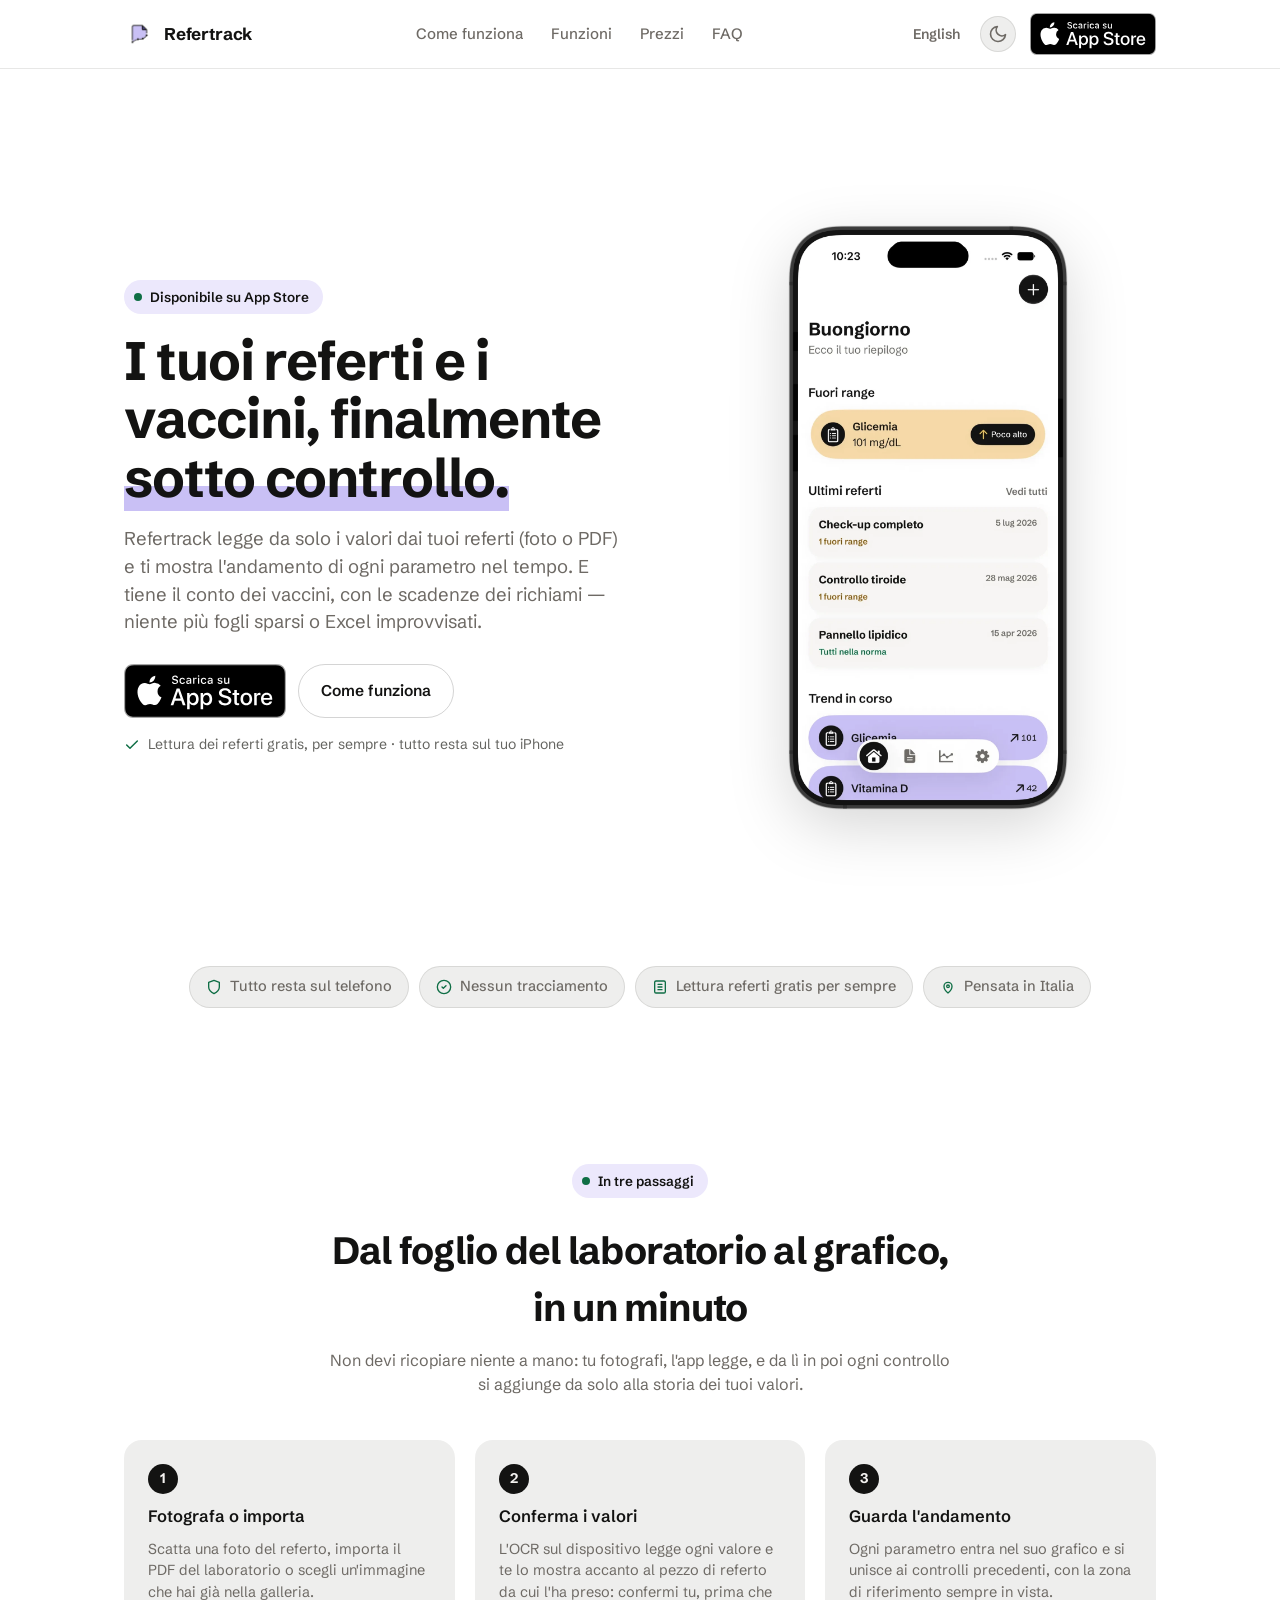
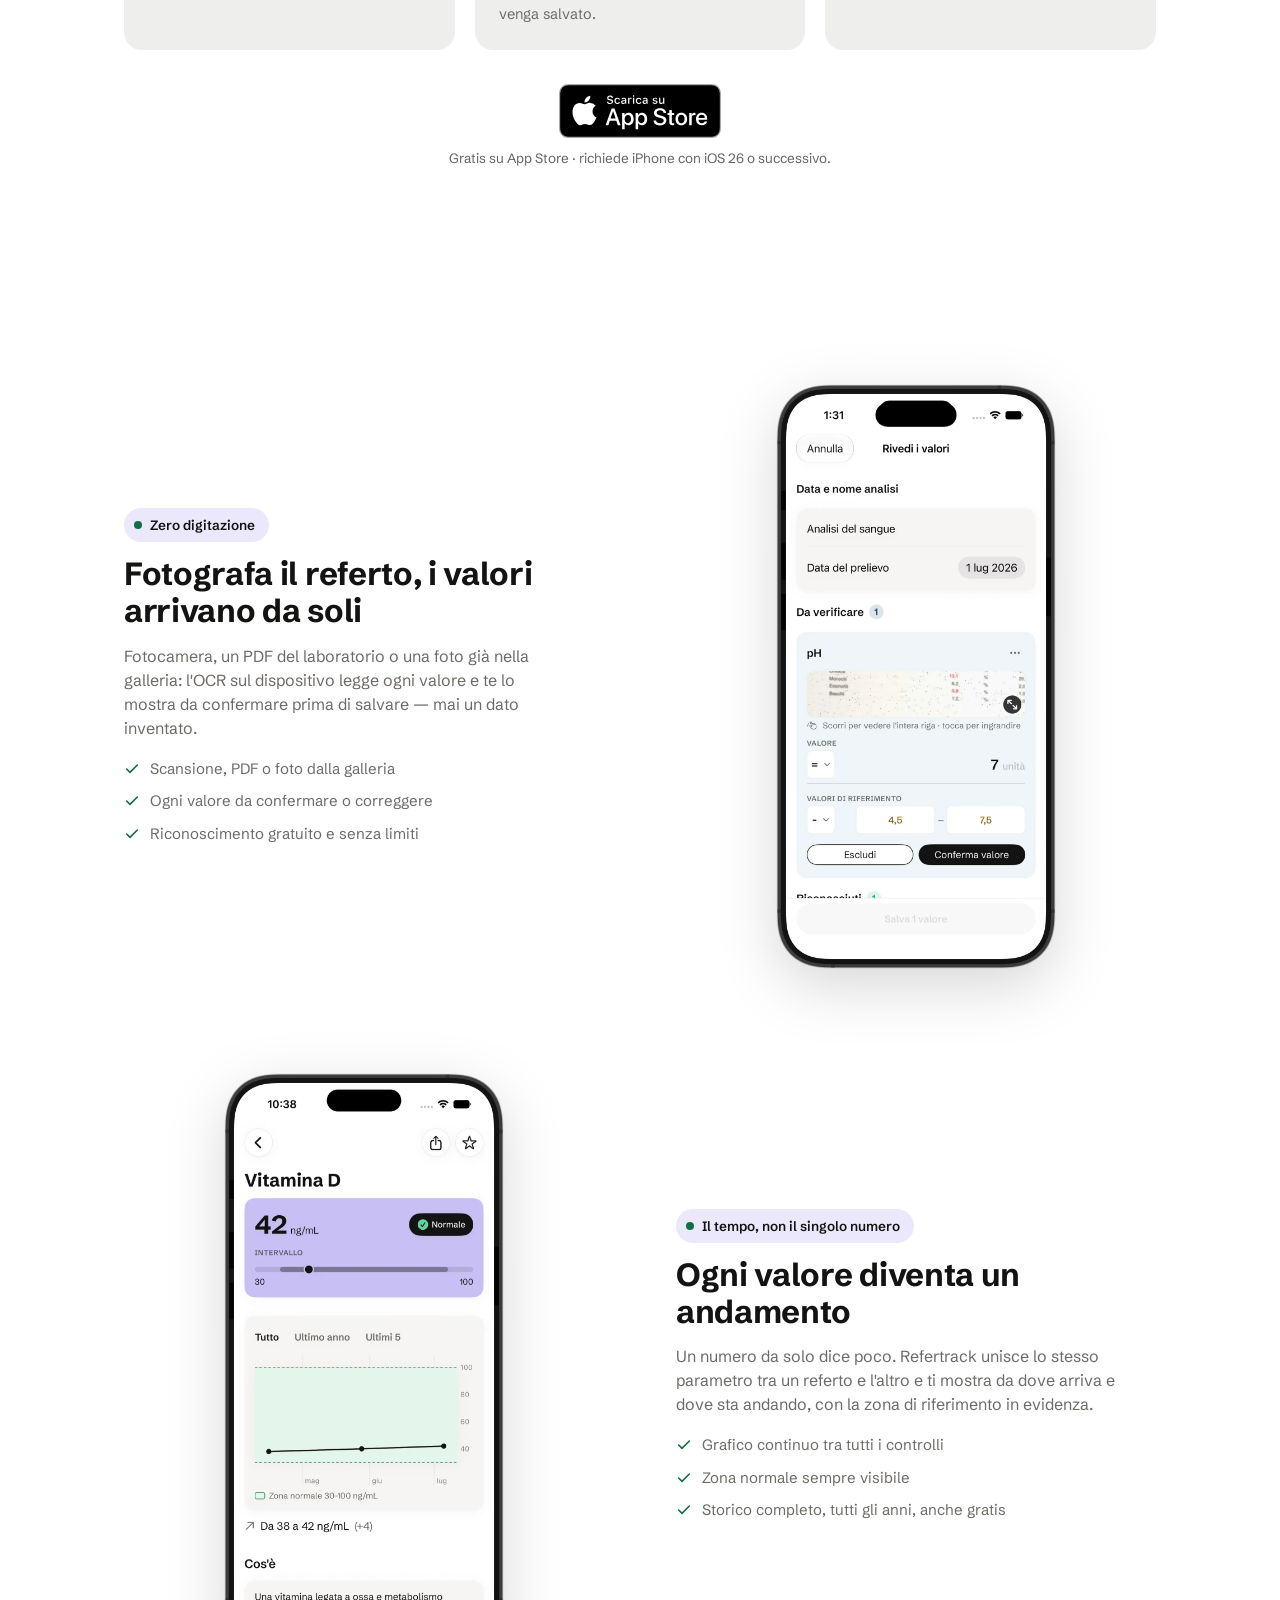
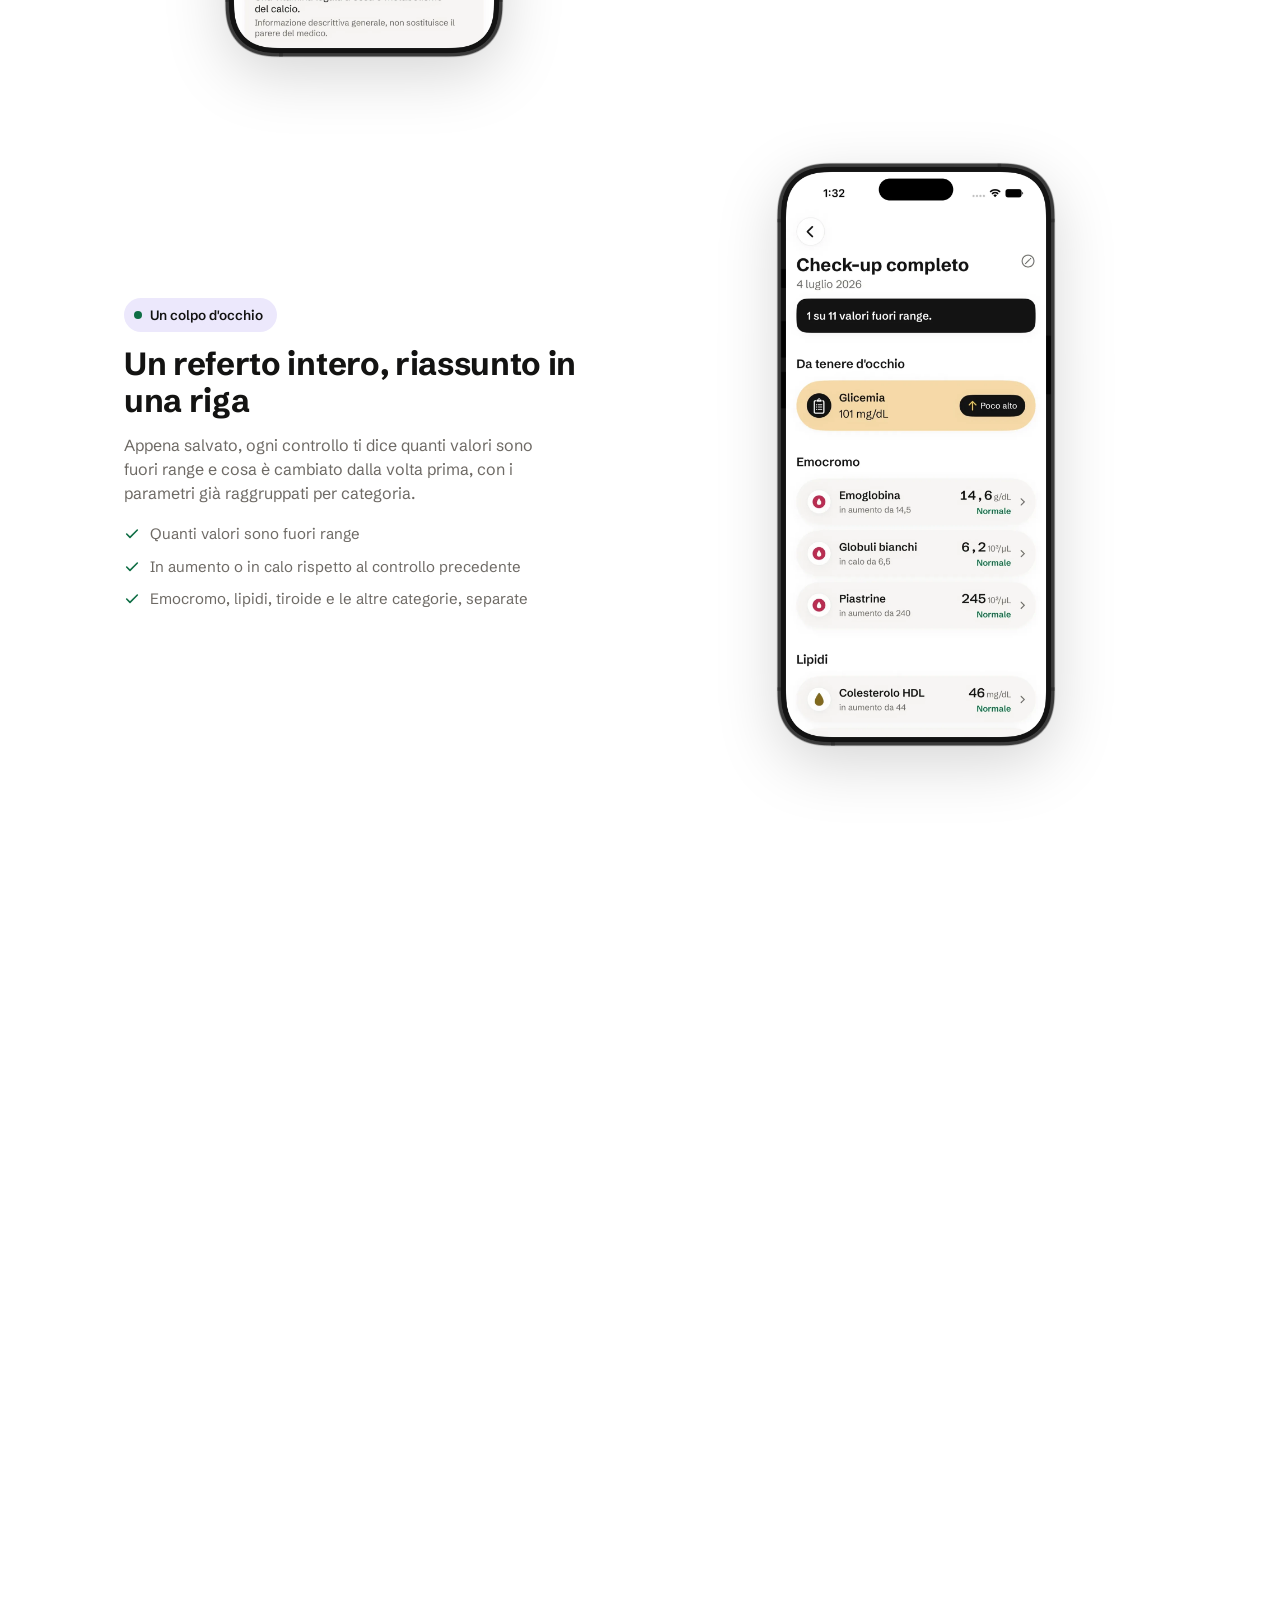
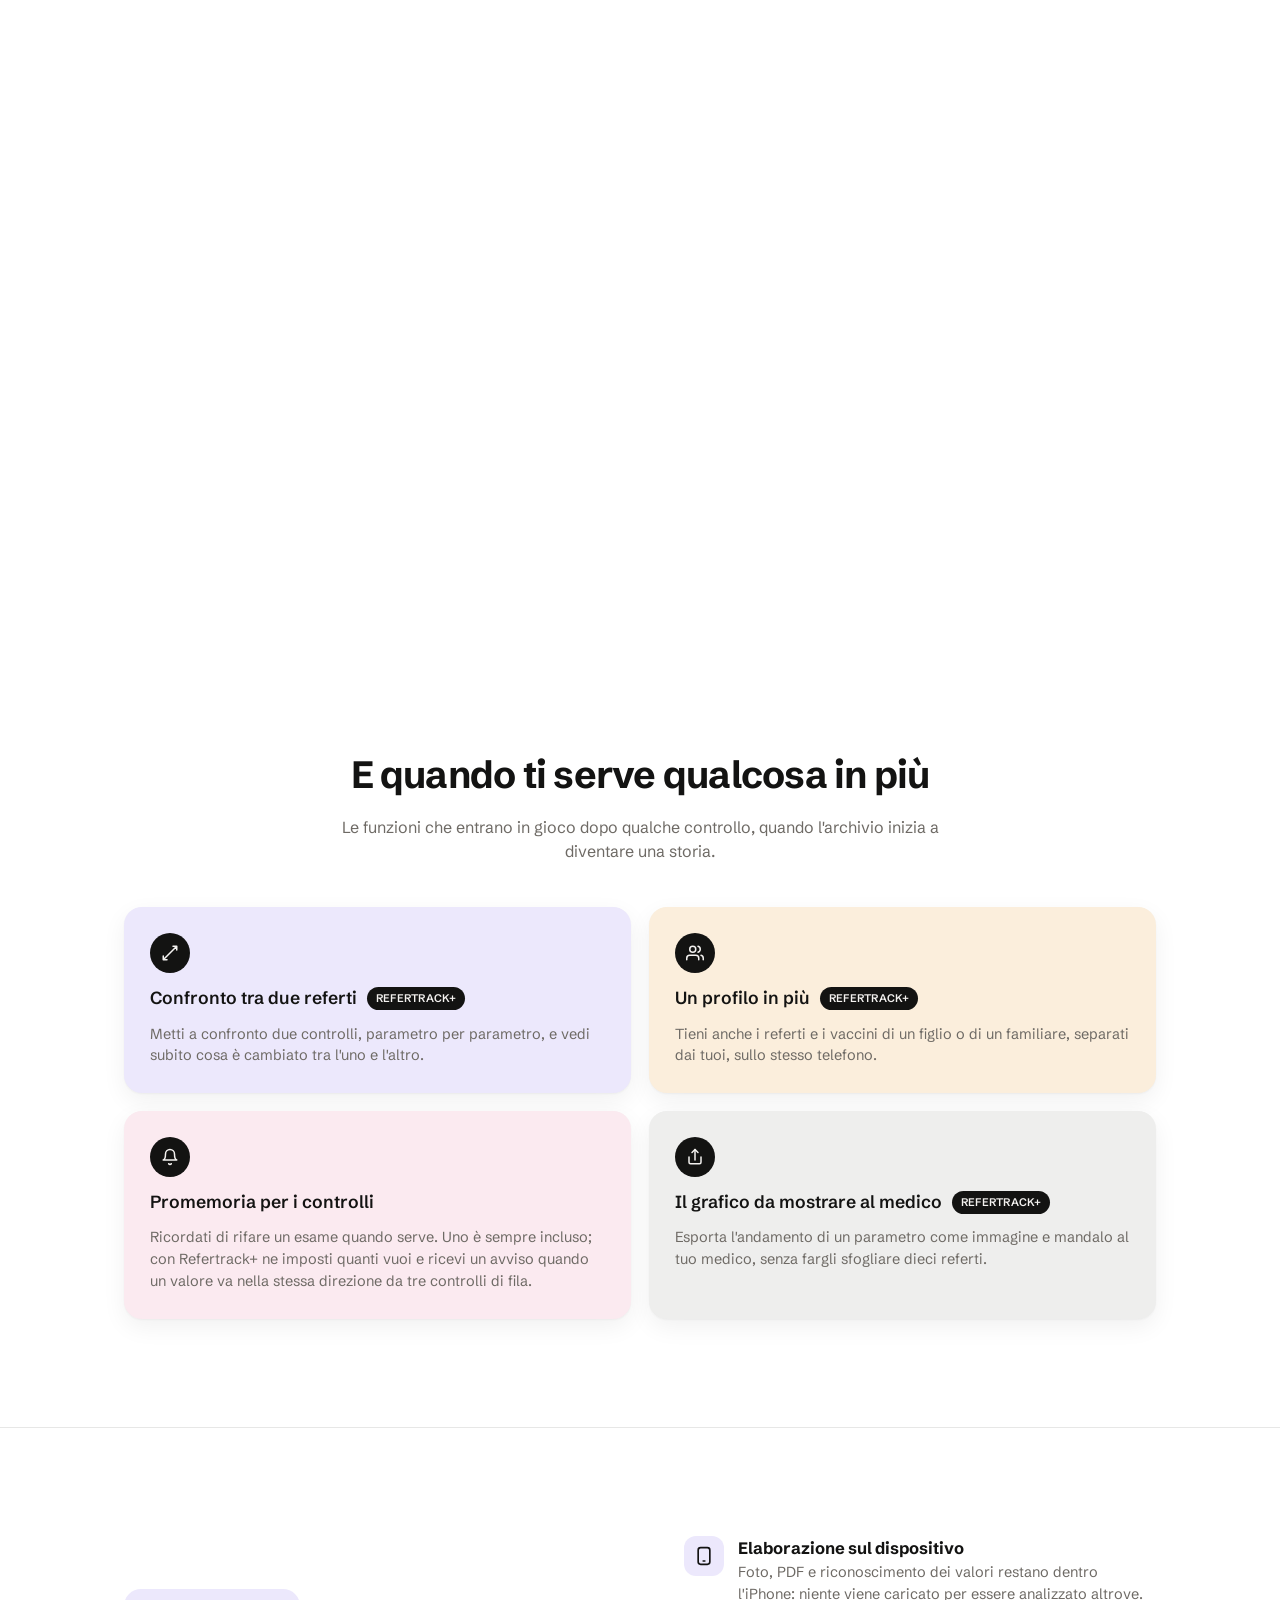
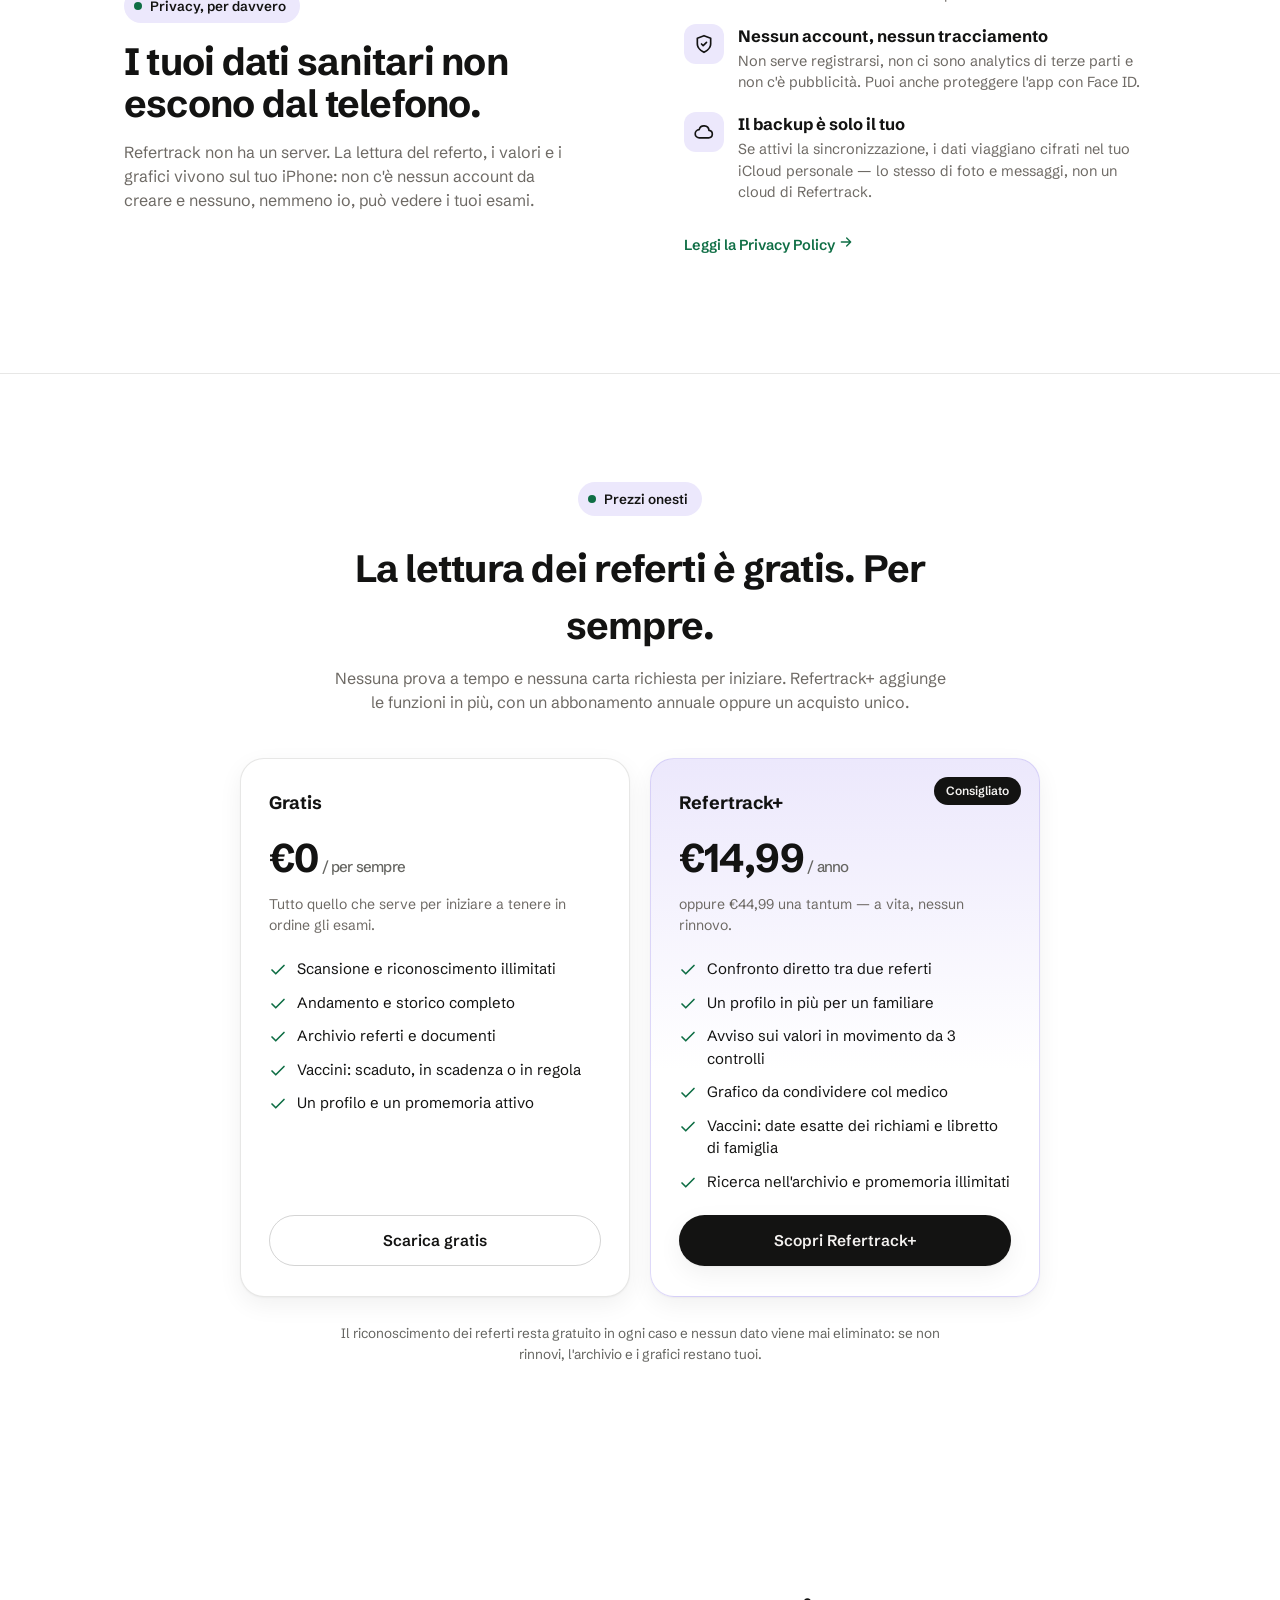
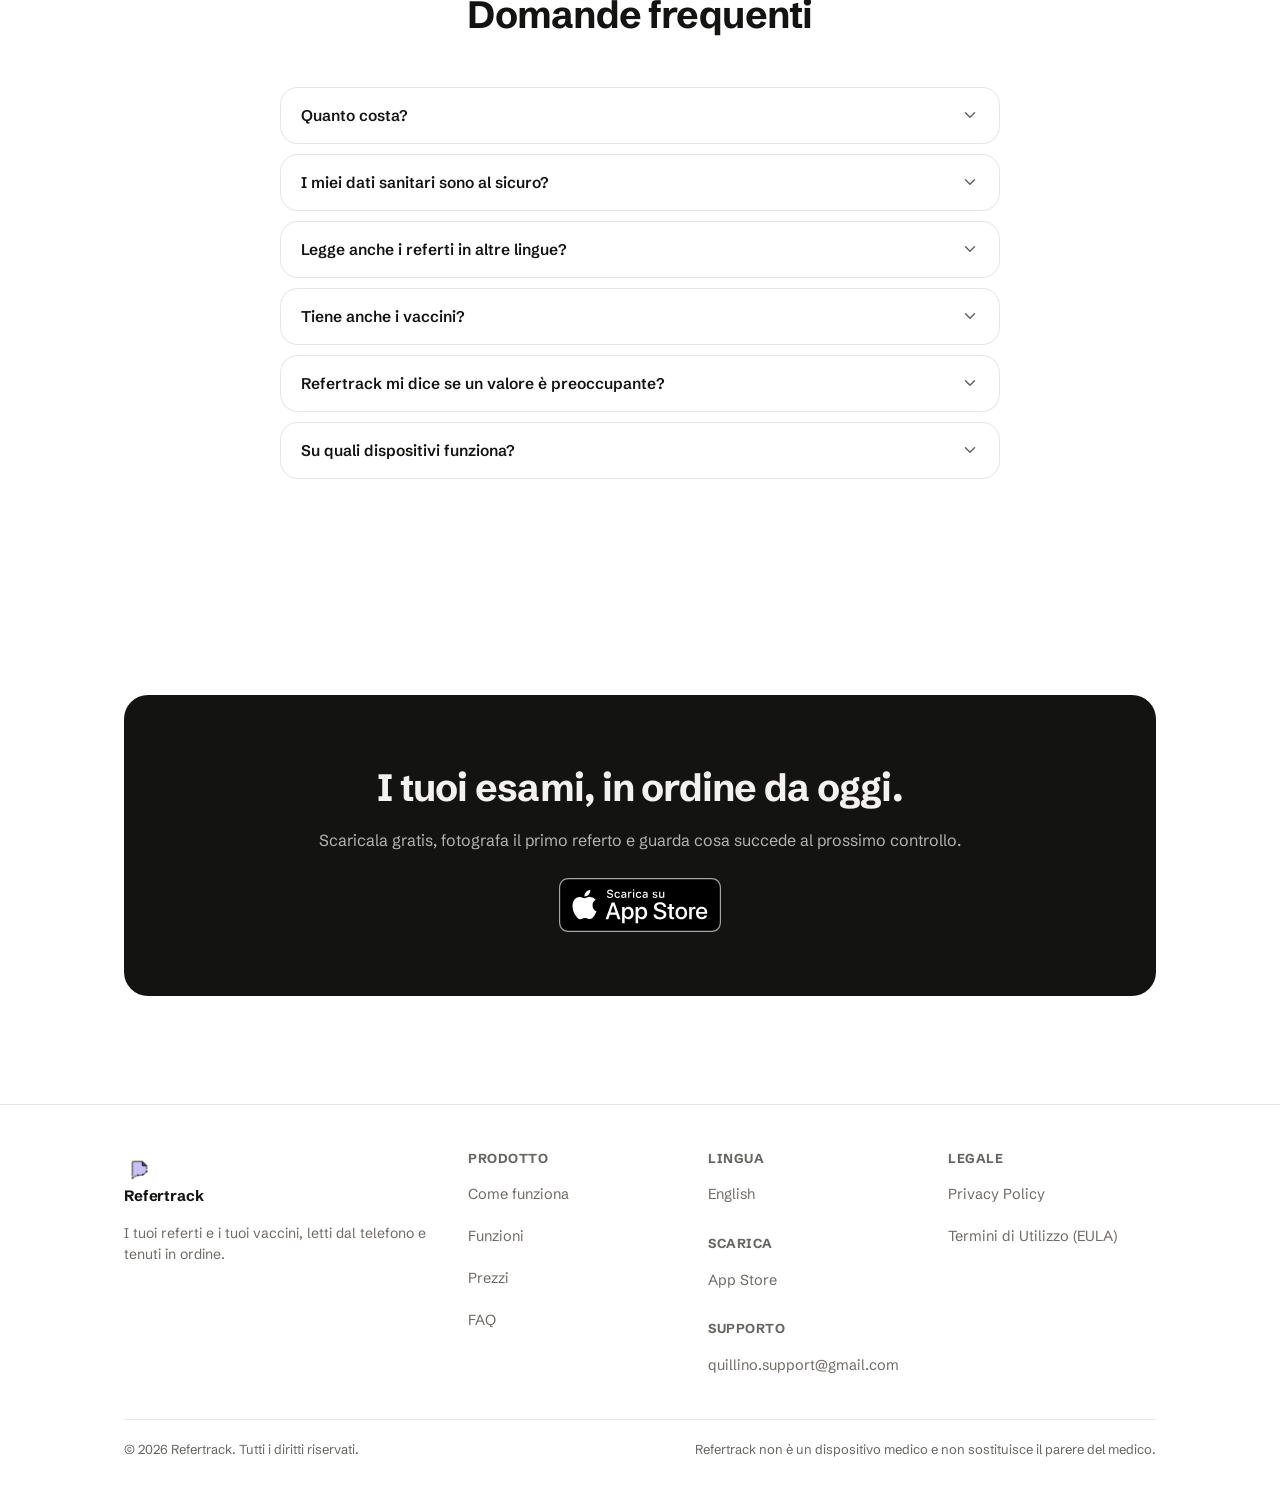
<file: index.html>
<!doctype html>
<html lang="it">
<head>
<meta charset="utf-8" />
<meta name="viewport" content="width=device-width, initial-scale=1" />
<title>Refertrack — I tuoi referti e i vaccini, sotto controllo</title>
<meta name="description" content="Refertrack legge i tuoi referti con l'OCR sul dispositivo e ti mostra l'andamento di ogni valore nel tempo. Tiene anche il conto dei vaccini e quando scadono i richiami. Su App Store per iPhone: la lettura dei referti è gratis, per sempre." />

<!-- Open Graph / social — URL assoluti: gli scraper (WhatsApp, iMessage, LinkedIn) non risolvono path relativi -->
<meta property="og:type" content="website" />
<meta property="og:url" content="https://matteolubinu.github.io/refertrack/" />
<meta property="og:site_name" content="Refertrack" />
<meta property="og:title" content="Refertrack — I tuoi referti e i vaccini, sotto controllo" />
<meta property="og:description" content="Fotografa il referto: i valori arrivano da soli e diventano un andamento nel tempo. E i vaccini, con le scadenze dei richiami. Tutto resta sul tuo iPhone. Scaricala gratis su App Store." />
<meta property="og:image" content="https://matteolubinu.github.io/refertrack/assets/screens/01-dashboard.webp" />
<meta name="twitter:card" content="summary_large_image" />
<meta name="theme-color" content="#FFFFFF" media="(prefers-color-scheme: light)" />
<meta name="theme-color" content="#121110" media="(prefers-color-scheme: dark)" />

<link rel="canonical" href="https://matteolubinu.github.io/refertrack/" />
<link rel="alternate" hreflang="it" href="https://matteolubinu.github.io/refertrack/" />
<link rel="alternate" hreflang="en" href="https://matteolubinu.github.io/refertrack/en/" />
<link rel="alternate" hreflang="x-default" href="https://matteolubinu.github.io/refertrack/" />
<link rel="icon" href="assets/icon.png" type="image/png" />
<link rel="apple-touch-icon" href="assets/icon.png" />
<link rel="preload" href="fonts/schibsted-grotesk-Regular.woff" as="font" type="font/woff" crossorigin />
<link rel="stylesheet" href="styles.css?v=20261018d" />
<script type="application/ld+json">
{
  "@context": "https://schema.org",
  "@graph": [
    {
      "@type": "SoftwareApplication",
      "name": "Refertrack",
      "operatingSystem": "iOS",
      "applicationCategory": "HealthApplication",
      "url": "https://matteolubinu.github.io/refertrack/",
      "downloadUrl": "https://apps.apple.com/it/app/refertrack-referti-ed-esami/id6792460771",
      "inLanguage": [
        "it",
        "en",
        "de",
        "fr",
        "es"
      ],
      "description": "Refertrack legge i valori dei referti con l'OCR sul dispositivo e mostra l'andamento di ogni parametro nel tempo. Tiene anche il conto dei vaccini e delle scadenze dei richiami. I dati restano sull'iPhone.",
      "screenshot": "https://matteolubinu.github.io/refertrack/assets/screens/01-dashboard.webp",
      "offers": [
        {
          "@type": "Offer",
          "name": "Gratis",
          "price": "0",
          "priceCurrency": "EUR"
        },
        {
          "@type": "Offer",
          "name": "Refertrack+ annuale",
          "price": "14.99",
          "priceCurrency": "EUR"
        },
        {
          "@type": "Offer",
          "name": "Refertrack+ a vita",
          "price": "44.99",
          "priceCurrency": "EUR"
        }
      ]
    },
    {
      "@type": "FAQPage",
      "mainEntity": [
        {
          "@type": "Question",
          "name": "Quanto costa?",
          "acceptedAnswer": {
            "@type": "Answer",
            "text": "L'app è gratuita e la lettura dei referti lo resta per sempre, senza limiti di scansioni. Refertrack+ costa €14,99 all'anno oppure €44,99 una tantum (a vita, senza rinnovo) e aggiunge confronto tra referti, un profilo in più, avvisi sui valori in movimento, condivisione del grafico, le date esatte dei richiami dei vaccini col libretto di famiglia e promemoria illimitati."
          }
        },
        {
          "@type": "Question",
          "name": "I miei dati sanitari sono al sicuro?",
          "acceptedAnswer": {
            "@type": "Answer",
            "text": "Sì: foto e valori vengono elaborati sul tuo iPhone, mai su un server di Refertrack. Non c'è un account da creare, non c'è tracciamento e l'unico backup è quello del tuo iCloud personale, se lo attivi."
          }
        },
        {
          "@type": "Question",
          "name": "Legge anche i referti in altre lingue?",
          "acceptedAnswer": {
            "@type": "Answer",
            "text": "Sì. Refertrack parla italiano, inglese, francese, tedesco e spagnolo, e riconosce i nomi dei parametri anche sui referti stranieri in quelle lingue — utile se ti capita di fare esami all'estero."
          }
        },
        {
          "@type": "Question",
          "name": "Tiene anche i vaccini?",
          "acceptedAnswer": {
            "@type": "Answer",
            "text": "Sì. Fotografi il certificato vaccinale o inserisci le date a mano, e Refertrack calcola quando scade ogni richiamo sul calendario del tuo Paese (Italia, Germania, Francia, Spagna) e te lo ricorda. Sapere se un vaccino è scaduto o in regola è gratis; con Refertrack+ vedi le date esatte e gestisci il libretto di tutta la famiglia. Le scadenze sono indicative e non sostituiscono il parere del medico."
          }
        },
        {
          "@type": "Question",
          "name": "Refertrack mi dice se un valore è preoccupante?",
          "acceptedAnswer": {
            "@type": "Answer",
            "text": "No, e non è quello che vuole fare. Refertrack organizza i tuoi valori e ti mostra come si muovono rispetto agli intervalli di riferimento del laboratorio: non fa diagnosi e non sostituisce il parere del tuo medico."
          }
        },
        {
          "@type": "Question",
          "name": "Su quali dispositivi funziona?",
          "acceptedAnswer": {
            "@type": "Answer",
            "text": "Su iPhone con iOS 26 o successivo. I dati si sincronizzano tra i tuoi dispositivi tramite il tuo iCloud personale, se attivi la sincronizzazione."
          }
        }
      ]
    }
  ]
}
</script>
<script>
  (function () {
    try {
      var t = localStorage.getItem('refertrack-theme');
      if (t !== 'light' && t !== 'dark') {
        t = matchMedia('(prefers-color-scheme: dark)').matches ? 'dark' : 'light';
      }
      document.documentElement.setAttribute('data-theme', t);
    } catch (e) {}
  })();
</script>
</head>
<body>
<a class="skip" href="#main">Vai ai contenuti</a>

<header class="nav" id="nav">
  <div class="container nav-inner">
    <a class="brand" href="#top" aria-label="Refertrack">
      <img class="logo" src="assets/icon.png" alt="" /> Refertrack
    </a>
    <nav class="nav-links" aria-label="Navigazione principale">
      <a href="#come-funziona">Come funziona</a>
      <a href="#funzioni">Funzioni</a>
      <a href="#prezzi">Prezzi</a>
      <a href="#faq">FAQ</a>
    </nav>
    <div class="nav-cta">
      <a class="lang-switch" href="en/" hreflang="en" lang="en">English</a>
      <button class="theme-toggle" id="themeToggle" type="button" aria-label="Alterna anteprima chiara/scura">
        <svg class="ico-moon" width="20" height="20" viewBox="0 0 24 24" fill="none" stroke="currentColor" stroke-width="2" stroke-linecap="round" stroke-linejoin="round"><path d="M21 12.8A9 9 0 1 1 11.2 3 7 7 0 0 0 21 12.8z"/></svg>
        <svg class="ico-sun" width="20" height="20" viewBox="0 0 24 24" fill="none" stroke="currentColor" stroke-width="2" stroke-linecap="round" stroke-linejoin="round"><circle cx="12" cy="12" r="4"/><path d="M12 2v2M12 20v2M4.9 4.9l1.4 1.4M17.7 17.7l1.4 1.4M2 12h2M20 12h2M4.9 19.1l1.4-1.4M17.7 6.3l1.4-1.4"/></svg>
      </button>
      <a class="appstore" href="https://apps.apple.com/it/app/refertrack-referti-ed-esami/id6792460771" aria-label="Scaricalo su App Store">
        <img src="assets/appstore-it.svg" alt="" width="162" height="54" />
      </a>
    </div>
    <button class="nav-toggle" id="navToggle" aria-label="Apri menu" aria-expanded="false">
      <svg width="24" height="24" viewBox="0 0 24 24" fill="none" stroke="currentColor" stroke-width="2" stroke-linecap="round"><path d="M4 7h16M4 12h16M4 17h16"/></svg>
    </button>
  </div>
</header>

<span id="top"></span>

<main id="main">

<!-- ============================================================== HERO -->
<section class="hero section">
  <div class="container hero-grid">
    <div class="hero-copy reveal">
      <span class="eyebrow"><span class="dot"></span> Disponibile su App Store</span>
      <h1>I tuoi referti e i vaccini, finalmente <span class="accent">sotto controllo.</span></h1>
      <p class="lead">Refertrack legge da solo i valori dai tuoi referti (foto o PDF) e ti mostra l'andamento di ogni parametro nel tempo. E tiene il conto dei vaccini, con le scadenze dei richiami — niente più fogli sparsi o Excel improvvisati.</p>
      <div class="hero-actions">
        <a class="appstore" href="https://apps.apple.com/it/app/refertrack-referti-ed-esami/id6792460771" aria-label="Scaricalo su App Store">
          <img src="assets/appstore-it.svg" alt="" width="162" height="54" />
        </a>
        <a class="btn btn-ghost" href="#come-funziona">Come funziona</a>
      </div>
      <p class="hero-reassure">
        <svg width="16" height="16" viewBox="0 0 24 24" fill="none" stroke="currentColor" stroke-width="2.2" stroke-linecap="round" stroke-linejoin="round"><path d="M20 6 9 17l-5-5"/></svg>
        Lettura dei referti gratis, per sempre · tutto resta sul tuo iPhone
      </p>
    </div>
    <div class="hero-media reveal">
      <div class="device">
        <img src="assets/screens/01-dashboard.webp" alt="La schermata iniziale di Refertrack, con il valore fuori range e gli ultimi referti" width="1000" height="2089" />
      </div>
    </div>
  </div>
</section>

<!-- ============================================================= TRUST -->
<section class="trust section-tight">
  <div class="container trust-tags reveal">
    <span class="tag"><svg width="16" height="16" viewBox="0 0 24 24" fill="none" stroke="currentColor" stroke-width="2" stroke-linecap="round" stroke-linejoin="round"><path d="M12 22s8-4 8-10V5l-8-3-8 3v7c0 6 8 10 8 10z"/></svg> Tutto resta sul telefono</span>
    <span class="tag"><svg width="16" height="16" viewBox="0 0 24 24" fill="none" stroke="currentColor" stroke-width="2" stroke-linecap="round" stroke-linejoin="round"><circle cx="12" cy="12" r="10"/><path d="m9 12 2 2 4-4"/></svg> Nessun tracciamento</span>
    <span class="tag"><svg width="16" height="16" viewBox="0 0 24 24" fill="none" stroke="currentColor" stroke-width="2" stroke-linecap="round" stroke-linejoin="round"><path d="M9 12h6M9 16h6M9 8h6"/><rect x="4" y="3" width="16" height="18" rx="2"/></svg> Lettura referti gratis per sempre</span>
    <span class="tag"><svg width="16" height="16" viewBox="0 0 24 24" fill="none" stroke="currentColor" stroke-width="2" stroke-linecap="round" stroke-linejoin="round"><path d="M12 21s-6-4.35-6-10a6 6 0 0 1 12 0c0 5.65-6 10-6 10z"/><circle cx="12" cy="11" r="2"/></svg> Pensata in Italia</span>
  </div>
</section>

<!-- ===================================================== COME FUNZIONA -->
<section class="section" id="come-funziona">
  <div class="container">
    <div class="section-head reveal">
      <span class="eyebrow"><span class="dot"></span> In tre passaggi</span>
      <h2>Dal foglio del laboratorio al grafico, in un minuto</h2>
      <p>Non devi ricopiare niente a mano: tu fotografi, l'app legge, e da lì in poi ogni controllo si aggiunge da solo alla storia dei tuoi valori.</p>
    </div>
    <div class="steps reveal">
      <div class="step">
        <span class="num">1</span>
        <h3>Fotografa o importa</h3>
        <p>Scatta una foto del referto, importa il PDF del laboratorio o scegli un'immagine che hai già nella galleria.</p>
      </div>
      <div class="step">
        <span class="num">2</span>
        <h3>Conferma i valori</h3>
        <p>L'OCR sul dispositivo legge ogni valore e te lo mostra accanto al pezzo di referto da cui l'ha preso: confermi tu, prima che venga salvato.</p>
      </div>
      <div class="step">
        <span class="num">3</span>
        <h3>Guarda l'andamento</h3>
        <p>Ogni parametro entra nel suo grafico e si unisce ai controlli precedenti, con la zona di riferimento sempre in vista.</p>
      </div>
    </div>
    <div class="steps-cta reveal">
      <a class="appstore" href="https://apps.apple.com/it/app/refertrack-referti-ed-esami/id6792460771" aria-label="Scaricalo su App Store">
        <img src="assets/appstore-it.svg" alt="" width="162" height="54" />
      </a>
      <p class="steps-note">Gratis su App Store · richiede iPhone con iOS 26 o successivo.</p>
    </div>
  </div>
</section>

<!-- ========================================================== FUNZIONI -->
<section class="section" id="funzioni">
  <div class="container">

    <div class="feat-row reveal">
      <div class="feat-copy">
        <span class="eyebrow"><span class="dot"></span> Zero digitazione</span>
        <h3>Fotografa il referto, i valori arrivano da soli</h3>
        <p>Fotocamera, un PDF del laboratorio o una foto già nella galleria: l'OCR sul dispositivo legge ogni valore e te lo mostra da confermare prima di salvare — mai un dato inventato.</p>
        <ul>
          <li><svg width="16" height="16" viewBox="0 0 24 24" fill="none" stroke="currentColor" stroke-width="2.4" stroke-linecap="round" stroke-linejoin="round"><path d="M20 6 9 17l-5-5"/></svg> Scansione, PDF o foto dalla galleria</li>
          <li><svg width="16" height="16" viewBox="0 0 24 24" fill="none" stroke="currentColor" stroke-width="2.4" stroke-linecap="round" stroke-linejoin="round"><path d="M20 6 9 17l-5-5"/></svg> Ogni valore da confermare o correggere</li>
          <li><svg width="16" height="16" viewBox="0 0 24 24" fill="none" stroke="currentColor" stroke-width="2.4" stroke-linecap="round" stroke-linejoin="round"><path d="M20 6 9 17l-5-5"/></svg> Riconoscimento gratuito e senza limiti</li>
        </ul>
      </div>
      <div class="device">
        <img src="assets/screens/02-revisione.webp" alt="La revisione di un referto in Refertrack: il valore letto dall'OCR accanto al ritaglio della foto" width="1000" height="2089" loading="lazy" />
      </div>
    </div>

    <div class="feat-row rev reveal">
      <div class="feat-copy">
        <span class="eyebrow"><span class="dot"></span> Il tempo, non il singolo numero</span>
        <h3>Ogni valore diventa un andamento</h3>
        <p>Un numero da solo dice poco. Refertrack unisce lo stesso parametro tra un referto e l'altro e ti mostra da dove arriva e dove sta andando, con la zona di riferimento in evidenza.</p>
        <ul>
          <li><svg width="16" height="16" viewBox="0 0 24 24" fill="none" stroke="currentColor" stroke-width="2.4" stroke-linecap="round" stroke-linejoin="round"><path d="M20 6 9 17l-5-5"/></svg> Grafico continuo tra tutti i controlli</li>
          <li><svg width="16" height="16" viewBox="0 0 24 24" fill="none" stroke="currentColor" stroke-width="2.4" stroke-linecap="round" stroke-linejoin="round"><path d="M20 6 9 17l-5-5"/></svg> Zona normale sempre visibile</li>
          <li><svg width="16" height="16" viewBox="0 0 24 24" fill="none" stroke="currentColor" stroke-width="2.4" stroke-linecap="round" stroke-linejoin="round"><path d="M20 6 9 17l-5-5"/></svg> Storico completo, tutti gli anni, anche gratis</li>
        </ul>
      </div>
      <div class="device">
        <img src="assets/screens/03-parametro.webp" alt="Il dettaglio della Vitamina D in Refertrack, con il grafico dell'andamento e la zona normale" width="1000" height="2089" loading="lazy" />
      </div>
    </div>

    <div class="feat-row reveal">
      <div class="feat-copy">
        <span class="eyebrow"><span class="dot"></span> Un colpo d'occhio</span>
        <h3>Un referto intero, riassunto in una riga</h3>
        <p>Appena salvato, ogni controllo ti dice quanti valori sono fuori range e cosa è cambiato dalla volta prima, con i parametri già raggruppati per categoria.</p>
        <ul>
          <li><svg width="16" height="16" viewBox="0 0 24 24" fill="none" stroke="currentColor" stroke-width="2.4" stroke-linecap="round" stroke-linejoin="round"><path d="M20 6 9 17l-5-5"/></svg> Quanti valori sono fuori range</li>
          <li><svg width="16" height="16" viewBox="0 0 24 24" fill="none" stroke="currentColor" stroke-width="2.4" stroke-linecap="round" stroke-linejoin="round"><path d="M20 6 9 17l-5-5"/></svg> In aumento o in calo rispetto al controllo precedente</li>
          <li><svg width="16" height="16" viewBox="0 0 24 24" fill="none" stroke="currentColor" stroke-width="2.4" stroke-linecap="round" stroke-linejoin="round"><path d="M20 6 9 17l-5-5"/></svg> Emocromo, lipidi, tiroide e le altre categorie, separate</li>
        </ul>
      </div>
      <div class="device">
        <img src="assets/screens/05-dettaglio.webp" alt="Il dettaglio di un check-up in Refertrack, con i valori raggruppati per categoria" width="1000" height="2089" loading="lazy" />
      </div>
    </div>

    <div class="feat-row rev reveal">
      <div class="feat-copy">
        <span class="eyebrow"><span class="dot"></span> Archivio</span>
        <h3>Referti e documenti, in un posto solo</h3>
        <p>Gli esami con i valori da una parte, i documenti dall'altra: ricette, ecografie, lettere di dimissione. Il file originale resta sempre lì, pronto da riaprire o condividere.</p>
        <ul>
          <li><svg width="16" height="16" viewBox="0 0 24 24" fill="none" stroke="currentColor" stroke-width="2.4" stroke-linecap="round" stroke-linejoin="round"><path d="M20 6 9 17l-5-5"/></svg> Esami e documenti, separati ma insieme</li>
          <li><svg width="16" height="16" viewBox="0 0 24 24" fill="none" stroke="currentColor" stroke-width="2.4" stroke-linecap="round" stroke-linejoin="round"><path d="M20 6 9 17l-5-5"/></svg> Il documento originale sempre condivisibile</li>
          <li><svg width="16" height="16" viewBox="0 0 24 24" fill="none" stroke="currentColor" stroke-width="2.4" stroke-linecap="round" stroke-linejoin="round"><path d="M20 6 9 17l-5-5"/></svg> Nessun referto viene mai eliminato dall'app</li>
        </ul>
      </div>
      <div class="device">
        <img src="assets/screens/04-referti.webp" alt="L'elenco dei referti in Refertrack, con lo stato di ogni controllo" width="1000" height="2089" loading="lazy" />
      </div>
    </div>

    <div class="feat-row reveal">
      <div class="feat-copy">
        <span class="eyebrow"><span class="dot"></span> Non solo il sangue</span>
        <h3>Anche i vaccini, e quando rifarli</h3>
        <p>Fotografa il certificato vaccinale o inserisci le date a mano: Refertrack riconosce le somministrazioni e calcola quando scade ogni richiamo, sul calendario del tuo Paese. A colpo d'occhio vedi cosa è scaduto, cosa scade presto e cosa è a posto.</p>
        <ul>
          <li><svg width="16" height="16" viewBox="0 0 24 24" fill="none" stroke="currentColor" stroke-width="2.4" stroke-linecap="round" stroke-linejoin="round"><path d="M20 6 9 17l-5-5"/></svg> Foto del libretto o inserimento manuale</li>
          <li><svg width="16" height="16" viewBox="0 0 24 24" fill="none" stroke="currentColor" stroke-width="2.4" stroke-linecap="round" stroke-linejoin="round"><path d="M20 6 9 17l-5-5"/></svg> Scadenze sul calendario di Italia, Germania, Francia e Spagna</li>
          <li><svg width="16" height="16" viewBox="0 0 24 24" fill="none" stroke="currentColor" stroke-width="2.4" stroke-linecap="round" stroke-linejoin="round"><path d="M20 6 9 17l-5-5"/></svg> Un promemoria quando un richiamo si avvicina</li>
        </ul>
      </div>
      <div class="device">
        <img src="assets/screens/06-vaccini.webp" alt="La panoramica dei vaccini in Refertrack: i contatori scaduto, in scadenza e a posto, con la card dell'antitetanica scaduta da 7 anni" width="1000" height="2089" loading="lazy" />
      </div>
    </div>

  </div>
</section>

<!-- =========================================================== FEATURES -->
<section class="section">
  <div class="container">
    <div class="section-head reveal">
      <h2>E quando ti serve qualcosa in più</h2>
      <p>Le funzioni che entrano in gioco dopo qualche controllo, quando l'archivio inizia a diventare una storia.</p>
    </div>
    <div class="feat-grid reveal">
      <div class="feat-card lavender">
        <div class="ic"><svg width="18" height="18" viewBox="0 0 24 24" fill="none" stroke="currentColor" stroke-width="2" stroke-linecap="round" stroke-linejoin="round"><path d="M16 3h5v5M4 20 21 3M8 21H3v-5"/></svg></div>
        <h3>Confronto tra due referti <span class="pill">Refertrack+</span></h3>
        <p>Metti a confronto due controlli, parametro per parametro, e vedi subito cosa è cambiato tra l'uno e l'altro.</p>
      </div>
      <div class="feat-card peach">
        <div class="ic"><svg width="18" height="18" viewBox="0 0 24 24" fill="none" stroke="currentColor" stroke-width="2" stroke-linecap="round" stroke-linejoin="round"><path d="M17 21v-2a4 4 0 0 0-4-4H5a4 4 0 0 0-4 4v2"/><circle cx="9" cy="7" r="4"/><path d="M23 21v-2a4 4 0 0 0-3-3.87M16 3.13a4 4 0 0 1 0 7.75"/></svg></div>
        <h3>Un profilo in più <span class="pill">Refertrack+</span></h3>
        <p>Tieni anche i referti e i vaccini di un figlio o di un familiare, separati dai tuoi, sullo stesso telefono.</p>
      </div>
      <div class="feat-card rose">
        <div class="ic"><svg width="18" height="18" viewBox="0 0 24 24" fill="none" stroke="currentColor" stroke-width="2" stroke-linecap="round" stroke-linejoin="round"><path d="M18 8a6 6 0 1 0-12 0c0 7-3 8-3 8h18s-3-1-3-8"/><path d="M13.7 21a2 2 0 0 1-3.4 0"/></svg></div>
        <h3>Promemoria per i controlli</h3>
        <p>Ricordati di rifare un esame quando serve. Uno è sempre incluso; con Refertrack+ ne imposti quanti vuoi e ricevi un avviso quando un valore va nella stessa direzione da tre controlli di fila.</p>
      </div>
      <div class="feat-card plain">
        <div class="ic"><svg width="18" height="18" viewBox="0 0 24 24" fill="none" stroke="currentColor" stroke-width="2" stroke-linecap="round" stroke-linejoin="round"><path d="M4 12v7a2 2 0 0 0 2 2h12a2 2 0 0 0 2-2v-7"/><path d="M16 6l-4-4-4 4"/><path d="M12 2v14"/></svg></div>
        <h3>Il grafico da mostrare al medico <span class="pill">Refertrack+</span></h3>
        <p>Esporta l'andamento di un parametro come immagine e mandalo al tuo medico, senza fargli sfogliare dieci referti.</p>
      </div>
    </div>
  </div>
</section>

<!-- =========================================================== PRIVACY -->
<section class="privacy section" id="privacy">
  <div class="container privacy-grid">
    <div class="reveal">
      <span class="eyebrow"><span class="dot"></span> Privacy, per davvero</span>
      <h2 class="privacy-title">I tuoi dati sanitari non escono dal telefono.</h2>
      <p class="privacy-lead">Refertrack non ha un server. La lettura del referto, i valori e i grafici vivono sul tuo iPhone: non c'è nessun account da creare e nessuno, nemmeno io, può vedere i tuoi esami.</p>
    </div>
    <div class="privacy-list reveal">
      <div class="row">
        <span class="ico"><svg width="20" height="20" viewBox="0 0 24 24" fill="none" stroke="currentColor" stroke-width="2" stroke-linecap="round" stroke-linejoin="round"><rect x="5" y="2" width="14" height="20" rx="3"/><path d="M11 18h2"/></svg></span>
        <div>
          <h4>Elaborazione sul dispositivo</h4>
          <p>Foto, PDF e riconoscimento dei valori restano dentro l'iPhone: niente viene caricato per essere analizzato altrove.</p>
        </div>
      </div>
      <div class="row">
        <span class="ico"><svg width="20" height="20" viewBox="0 0 24 24" fill="none" stroke="currentColor" stroke-width="2" stroke-linecap="round" stroke-linejoin="round"><path d="M12 22s8-4 8-10V5l-8-3-8 3v7c0 6 8 10 8 10z"/><path d="m9 12 2 2 4-4"/></svg></span>
        <div>
          <h4>Nessun account, nessun tracciamento</h4>
          <p>Non serve registrarsi, non ci sono analytics di terze parti e non c'è pubblicità. Puoi anche proteggere l'app con Face ID.</p>
        </div>
      </div>
      <div class="row">
        <span class="ico"><svg width="20" height="20" viewBox="0 0 24 24" fill="none" stroke="currentColor" stroke-width="2" stroke-linecap="round" stroke-linejoin="round"><path d="M17.5 19a4.5 4.5 0 0 0 .5-8.97A6 6 0 0 0 6.2 9.2 4.4 4.4 0 0 0 6.5 19z"/></svg></span>
        <div>
          <h4>Il backup è solo il tuo</h4>
          <p>Se attivi la sincronizzazione, i dati viaggiano cifrati nel tuo iCloud personale — lo stesso di foto e messaggi, non un cloud di Refertrack.</p>
        </div>
      </div>
      <a class="privacy-link" href="https://matteolubi.notion.site/Privacy-Policy-Refertrack-3a6ed23c41248163b045ed3b144ec696" target="_blank" rel="noopener">
        Leggi la Privacy Policy
        <svg width="16" height="16" viewBox="0 0 24 24" fill="none" stroke="currentColor" stroke-width="2" stroke-linecap="round" stroke-linejoin="round"><path d="M5 12h14M13 6l6 6-6 6"/></svg>
      </a>
    </div>
  </div>
</section>

<!-- ============================================================ PREZZI -->
<section class="section" id="prezzi">
  <div class="container">
    <div class="section-head reveal">
      <span class="eyebrow"><span class="dot"></span> Prezzi onesti</span>
      <h2>La lettura dei referti è gratis. Per sempre.</h2>
      <p>Nessuna prova a tempo e nessuna carta richiesta per iniziare. Refertrack+ aggiunge le funzioni in più, con un abbonamento annuale oppure un acquisto unico.</p>
    </div>
    <div class="price-grid">
      <div class="price reveal">
        <div class="tier">Gratis</div>
        <div class="amount">€0<small> / per sempre</small></div>
        <div class="sub">Tutto quello che serve per iniziare a tenere in ordine gli esami.</div>
        <ul>
          <li><svg width="18" height="18" viewBox="0 0 24 24" fill="none" stroke="currentColor" stroke-width="2.2" stroke-linecap="round" stroke-linejoin="round"><path d="M20 6 9 17l-5-5"/></svg> Scansione e riconoscimento illimitati</li>
          <li><svg width="18" height="18" viewBox="0 0 24 24" fill="none" stroke="currentColor" stroke-width="2.2" stroke-linecap="round" stroke-linejoin="round"><path d="M20 6 9 17l-5-5"/></svg> Andamento e storico completo</li>
          <li><svg width="18" height="18" viewBox="0 0 24 24" fill="none" stroke="currentColor" stroke-width="2.2" stroke-linecap="round" stroke-linejoin="round"><path d="M20 6 9 17l-5-5"/></svg> Archivio referti e documenti</li>
          <li><svg width="18" height="18" viewBox="0 0 24 24" fill="none" stroke="currentColor" stroke-width="2.2" stroke-linecap="round" stroke-linejoin="round"><path d="M20 6 9 17l-5-5"/></svg> Vaccini: scaduto, in scadenza o in regola</li>
          <li><svg width="18" height="18" viewBox="0 0 24 24" fill="none" stroke="currentColor" stroke-width="2.2" stroke-linecap="round" stroke-linejoin="round"><path d="M20 6 9 17l-5-5"/></svg> Un profilo e un promemoria attivo</li>
        </ul>
        <a class="btn btn-ghost" href="https://apps.apple.com/it/app/refertrack-referti-ed-esami/id6792460771">Scarica gratis</a>
      </div>
      <div class="price premium reveal">
        <span class="price-tag">Consigliato</span>
        <div class="tier">Refertrack+</div>
        <div class="amount">€14,99<small> / anno</small></div>
        <div class="sub">oppure €44,99 una tantum — a vita, nessun rinnovo.</div>
        <ul>
          <li><svg width="18" height="18" viewBox="0 0 24 24" fill="none" stroke="currentColor" stroke-width="2.2" stroke-linecap="round" stroke-linejoin="round"><path d="M20 6 9 17l-5-5"/></svg> Confronto diretto tra due referti</li>
          <li><svg width="18" height="18" viewBox="0 0 24 24" fill="none" stroke="currentColor" stroke-width="2.2" stroke-linecap="round" stroke-linejoin="round"><path d="M20 6 9 17l-5-5"/></svg> Un profilo in più per un familiare</li>
          <li><svg width="18" height="18" viewBox="0 0 24 24" fill="none" stroke="currentColor" stroke-width="2.2" stroke-linecap="round" stroke-linejoin="round"><path d="M20 6 9 17l-5-5"/></svg> Avviso sui valori in movimento da 3 controlli</li>
          <li><svg width="18" height="18" viewBox="0 0 24 24" fill="none" stroke="currentColor" stroke-width="2.2" stroke-linecap="round" stroke-linejoin="round"><path d="M20 6 9 17l-5-5"/></svg> Grafico da condividere col medico</li>
          <li><svg width="18" height="18" viewBox="0 0 24 24" fill="none" stroke="currentColor" stroke-width="2.2" stroke-linecap="round" stroke-linejoin="round"><path d="M20 6 9 17l-5-5"/></svg> Vaccini: date esatte dei richiami e libretto di famiglia</li>
          <li><svg width="18" height="18" viewBox="0 0 24 24" fill="none" stroke="currentColor" stroke-width="2.2" stroke-linecap="round" stroke-linejoin="round"><path d="M20 6 9 17l-5-5"/></svg> Ricerca nell'archivio e promemoria illimitati</li>
        </ul>
        <a class="btn btn-primary" href="https://apps.apple.com/it/app/refertrack-referti-ed-esami/id6792460771">Scopri Refertrack+</a>
      </div>
    </div>
    <p class="price-note reveal">Il riconoscimento dei referti resta gratuito in ogni caso e nessun dato viene mai eliminato: se non rinnovi, l'archivio e i grafici restano tuoi.</p>
  </div>
</section>

<!-- =============================================================== FAQ -->
<section class="section" id="faq">
  <div class="container">
    <div class="section-head reveal">
      <h2>Domande frequenti</h2>
    </div>
    <div class="faq reveal">
      <div class="faq-item">
        <button class="faq-q" aria-expanded="false">Quanto costa?<svg class="chev" width="18" height="18" viewBox="0 0 24 24" fill="none" stroke="currentColor" stroke-width="2" stroke-linecap="round" stroke-linejoin="round"><path d="m6 9 6 6 6-6"/></svg></button>
        <div class="faq-a"><p>L'app è gratuita e la lettura dei referti lo resta per sempre, senza limiti di scansioni. Refertrack+ costa €14,99 all'anno oppure €44,99 una tantum (a vita, senza rinnovo) e aggiunge confronto tra referti, un profilo in più, avvisi sui valori in movimento, condivisione del grafico, le date esatte dei richiami dei vaccini col libretto di famiglia e promemoria illimitati.</p></div>
      </div>
      <div class="faq-item">
        <button class="faq-q" aria-expanded="false">I miei dati sanitari sono al sicuro?<svg class="chev" width="18" height="18" viewBox="0 0 24 24" fill="none" stroke="currentColor" stroke-width="2" stroke-linecap="round" stroke-linejoin="round"><path d="m6 9 6 6 6-6"/></svg></button>
        <div class="faq-a"><p>Sì: foto e valori vengono elaborati sul tuo iPhone, mai su un server di Refertrack. Non c'è un account da creare, non c'è tracciamento e l'unico backup è quello del tuo iCloud personale, se lo attivi.</p></div>
      </div>
      <div class="faq-item">
        <button class="faq-q" aria-expanded="false">Legge anche i referti in altre lingue?<svg class="chev" width="18" height="18" viewBox="0 0 24 24" fill="none" stroke="currentColor" stroke-width="2" stroke-linecap="round" stroke-linejoin="round"><path d="m6 9 6 6 6-6"/></svg></button>
        <div class="faq-a"><p>Sì. Refertrack parla italiano, inglese, francese, tedesco e spagnolo, e riconosce i nomi dei parametri anche sui referti stranieri in quelle lingue — utile se ti capita di fare esami all'estero.</p></div>
      </div>
      <div class="faq-item">
        <button class="faq-q" aria-expanded="false">Tiene anche i vaccini?<svg class="chev" width="18" height="18" viewBox="0 0 24 24" fill="none" stroke="currentColor" stroke-width="2" stroke-linecap="round" stroke-linejoin="round"><path d="m6 9 6 6 6-6"/></svg></button>
        <div class="faq-a"><p>Sì. Fotografi il certificato vaccinale o inserisci le date a mano, e Refertrack calcola quando scade ogni richiamo sul calendario del tuo Paese (Italia, Germania, Francia, Spagna) e te lo ricorda. Sapere se un vaccino è scaduto o in regola è gratis; con Refertrack+ vedi le date esatte e gestisci il libretto di tutta la famiglia. Le scadenze sono indicative e non sostituiscono il parere del medico.</p></div>
      </div>
      <div class="faq-item">
        <button class="faq-q" aria-expanded="false">Refertrack mi dice se un valore è preoccupante?<svg class="chev" width="18" height="18" viewBox="0 0 24 24" fill="none" stroke="currentColor" stroke-width="2" stroke-linecap="round" stroke-linejoin="round"><path d="m6 9 6 6 6-6"/></svg></button>
        <div class="faq-a"><p>No, e non è quello che vuole fare. Refertrack organizza i tuoi valori e ti mostra come si muovono rispetto agli intervalli di riferimento del laboratorio: non fa diagnosi e non sostituisce il parere del tuo medico.</p></div>
      </div>
      <div class="faq-item">
        <button class="faq-q" aria-expanded="false">Su quali dispositivi funziona?<svg class="chev" width="18" height="18" viewBox="0 0 24 24" fill="none" stroke="currentColor" stroke-width="2" stroke-linecap="round" stroke-linejoin="round"><path d="m6 9 6 6 6-6"/></svg></button>
        <div class="faq-a"><p>Su iPhone con iOS 26 o successivo. I dati si sincronizzano tra i tuoi dispositivi tramite il tuo iCloud personale, se attivi la sincronizzazione.</p></div>
      </div>
    </div>
  </div>
</section>

<!-- =============================================================== CTA -->
<section class="section">
  <div class="container">
    <div class="cta-card reveal">
      <h2>I tuoi esami, in ordine da oggi.</h2>
      <p>Scaricala gratis, fotografa il primo referto e guarda cosa succede al prossimo controllo.</p>
      <div class="hero-actions">
        <a class="appstore" href="https://apps.apple.com/it/app/refertrack-referti-ed-esami/id6792460771" aria-label="Scaricalo su App Store">
          <img src="assets/appstore-it.svg" alt="" width="162" height="54" />
        </a>
      </div>
    </div>
  </div>
</section>
</main>

<footer class="footer">
  <div class="container">
    <div class="footer-grid">
      <div>
        <a class="brand" href="#top"><img class="logo" src="assets/icon.png" alt="" /> Refertrack</a>
        <p class="desc">I tuoi referti e i tuoi vaccini, letti dal telefono e tenuti in ordine.</p>
      </div>
      <div>
        <h5>Prodotto</h5>
        <ul>
          <li><a href="#come-funziona">Come funziona</a></li>
          <li><a href="#funzioni">Funzioni</a></li>
          <li><a href="#prezzi">Prezzi</a></li>
          <li><a href="#faq">FAQ</a></li>
        </ul>
      </div>
      <div>
        <!-- lang-footer --><h5>Lingua</h5>
        <ul>
          <li><a href="en/" hreflang="en" lang="en">English</a></li>
        </ul>
        <!-- /lang-footer --><h5 class="footer-gap">Scarica</h5>
        <ul>
          <li><a href="https://apps.apple.com/it/app/refertrack-referti-ed-esami/id6792460771">App Store</a></li>
        </ul>
        <h5 class="footer-gap">Supporto</h5>
        <ul>
          <li><a href="mailto:quillino.support@gmail.com">quillino.support@gmail.com</a></li>
        </ul>
      </div>
      <div>
        <h5>Legale</h5>
        <ul>
          <li><a href="https://matteolubi.notion.site/Privacy-Policy-Refertrack-3a6ed23c41248163b045ed3b144ec696" target="_blank" rel="noopener">Privacy Policy</a></li>
          <li><a href="https://matteolubi.notion.site/Termini-di-Utilizzo-Refertrack-3a7ed23c412481b89db9dfd232201331" target="_blank" rel="noopener">Termini di Utilizzo (EULA)</a></li>
        </ul>
      </div>
    </div>
    <div class="footer-bottom">
      <span>© <span id="year">2026</span> Refertrack. Tutti i diritti riservati.</span>
      <span>Refertrack non è un dispositivo medico e non sostituisce il parere del medico.</span>
    </div>
  </div>
</footer>

<button class="theme-toggle theme-fab" id="themeFab" type="button" aria-label="Alterna anteprima chiara/scura">
  <svg class="ico-moon" width="20" height="20" viewBox="0 0 24 24" fill="none" stroke="currentColor" stroke-width="2" stroke-linecap="round" stroke-linejoin="round"><path d="M21 12.8A9 9 0 1 1 11.2 3 7 7 0 0 0 21 12.8z"/></svg>
  <svg class="ico-sun" width="20" height="20" viewBox="0 0 24 24" fill="none" stroke="currentColor" stroke-width="2" stroke-linecap="round" stroke-linejoin="round"><circle cx="12" cy="12" r="4"/><path d="M12 2v2M12 20v2M4.9 4.9l1.4 1.4M17.7 17.7l1.4 1.4M2 12h2M20 12h2M4.9 19.1l1.4-1.4M17.7 6.3l1.4-1.4"/></svg>
</button>

<script src="script.js"></script>
</body>
</html>
</file>
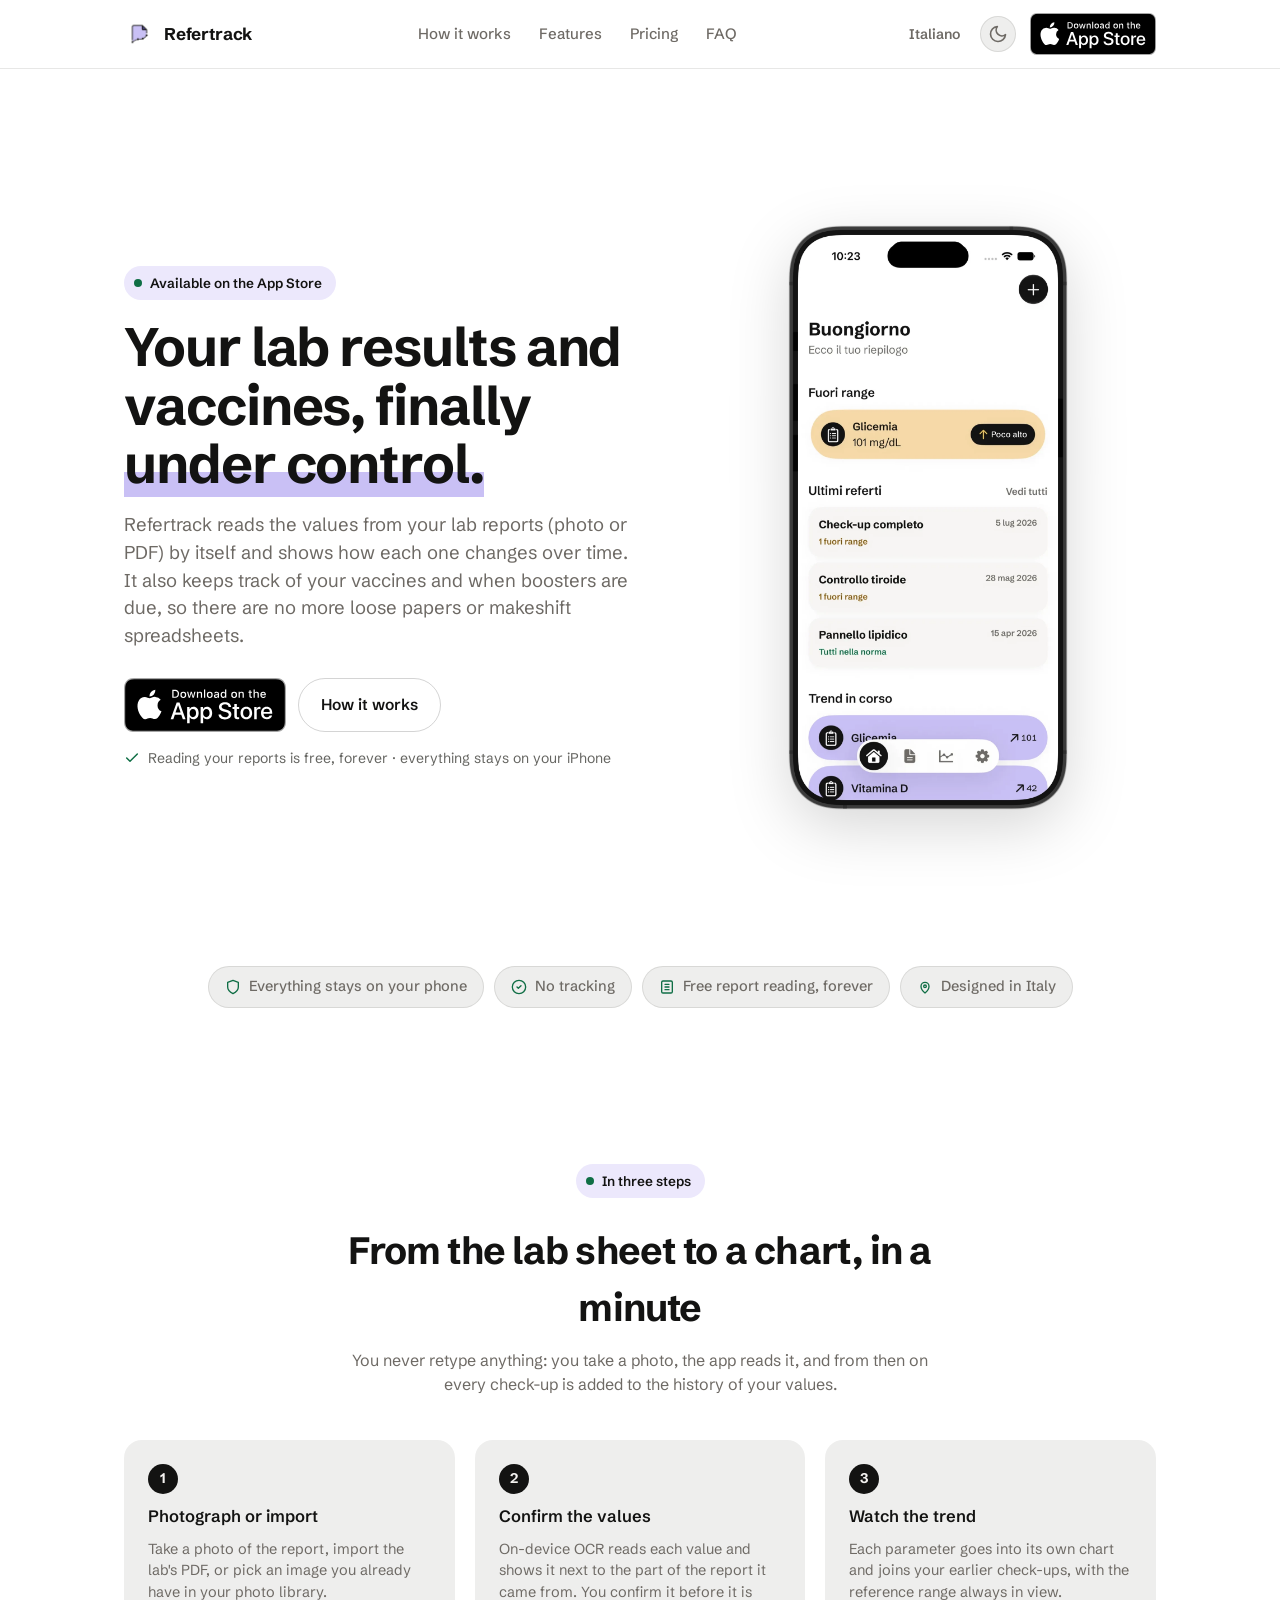
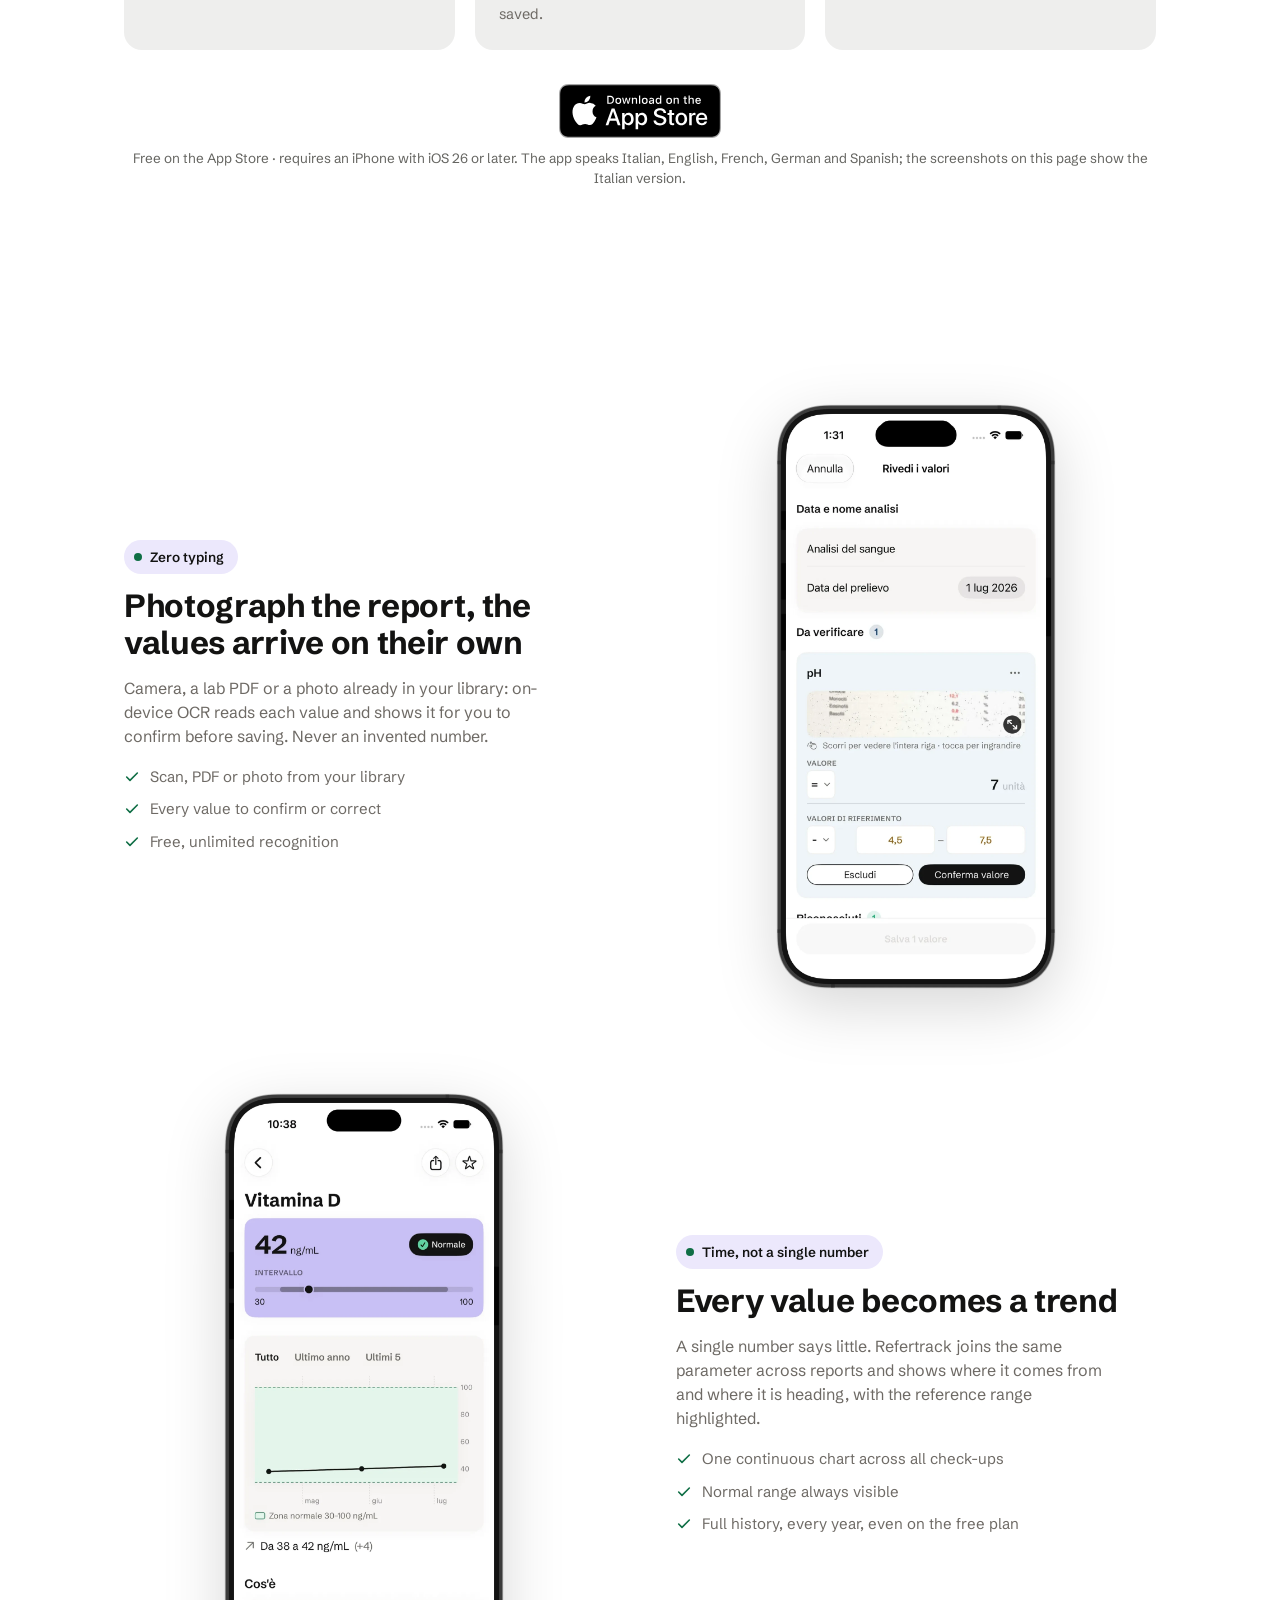
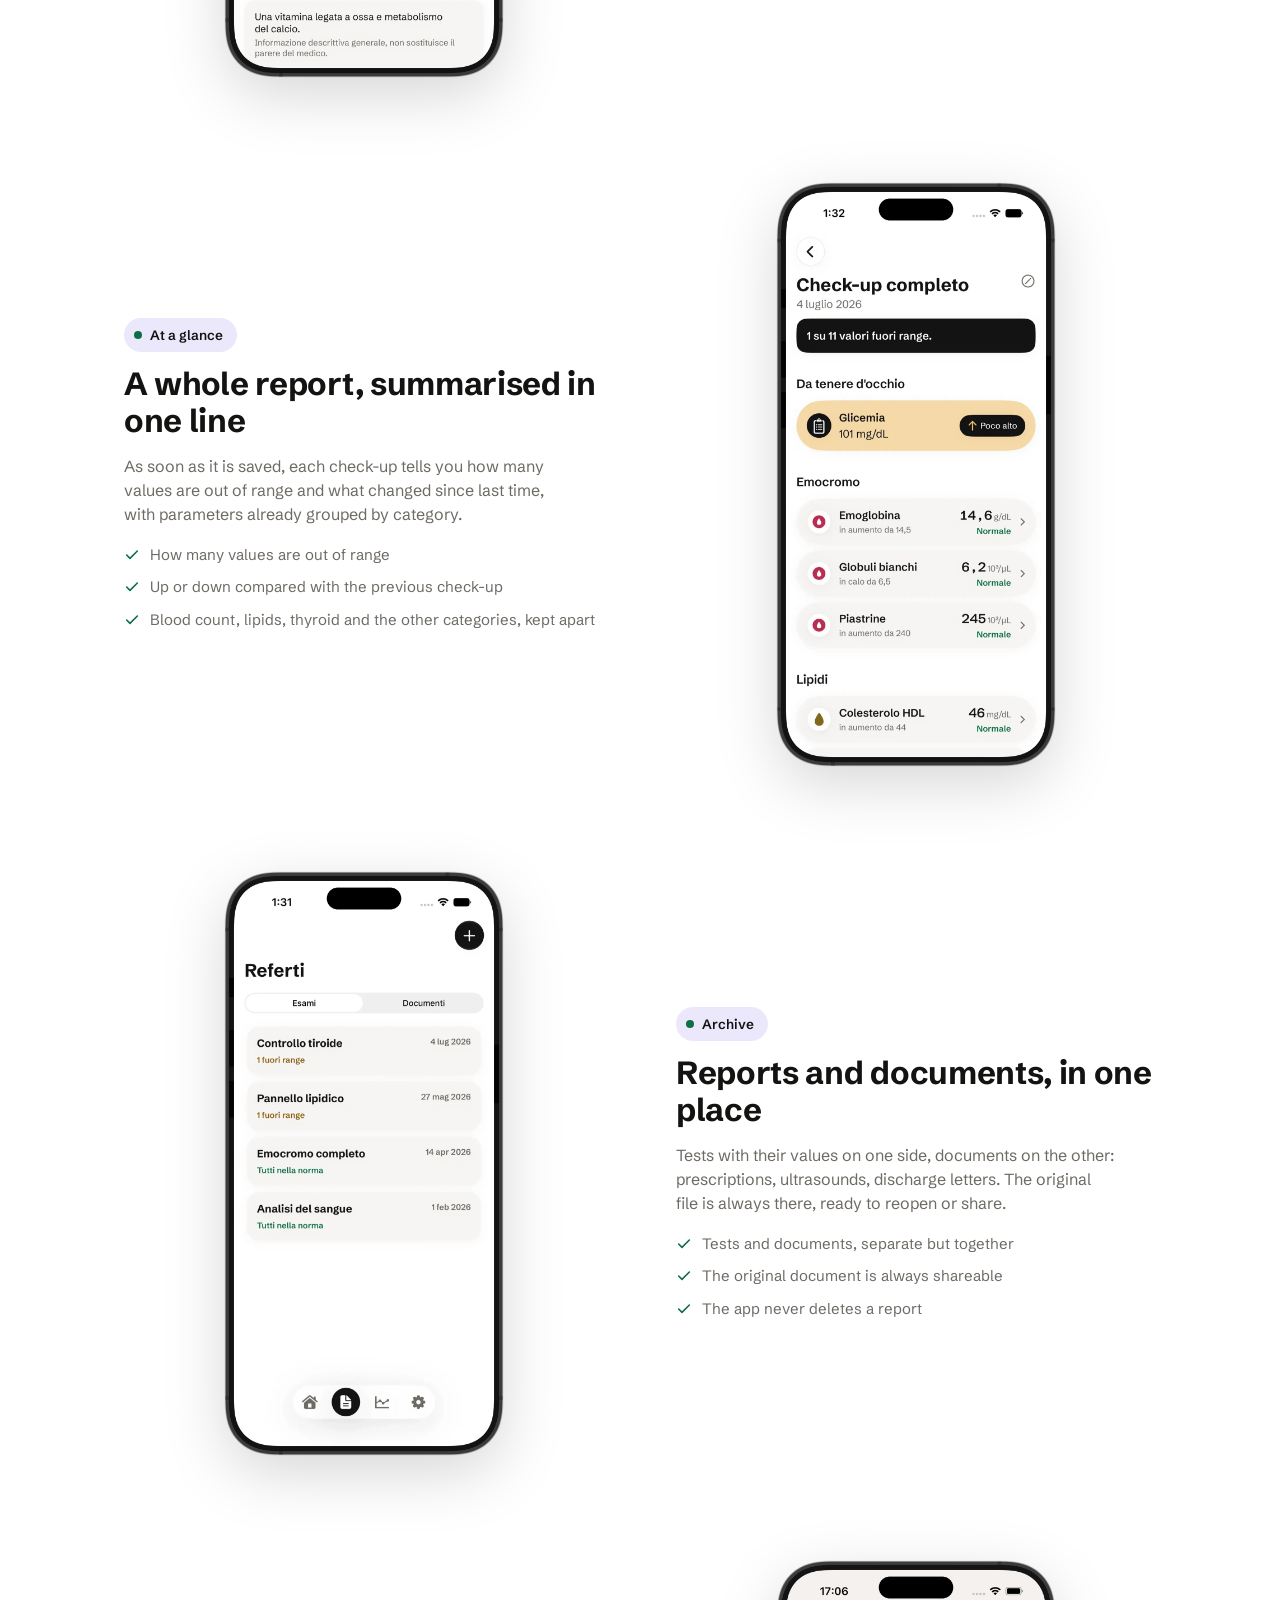
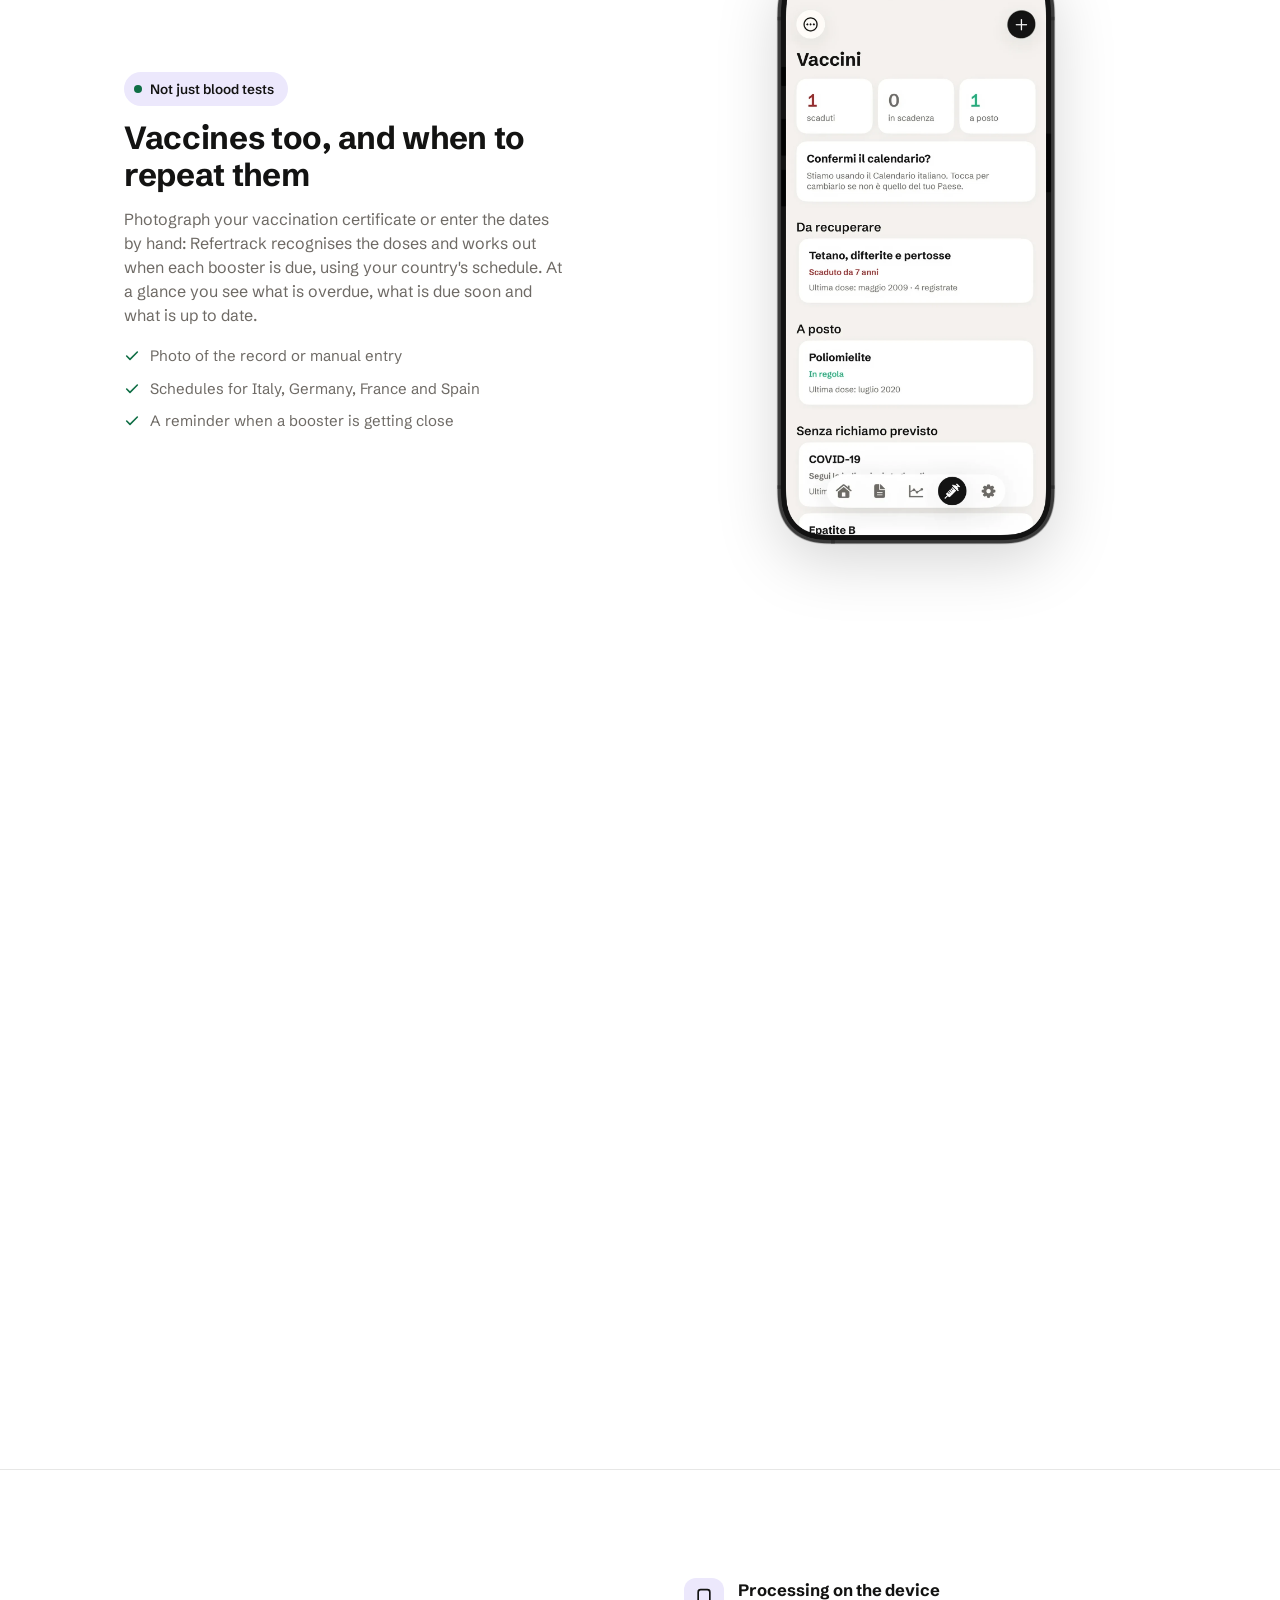
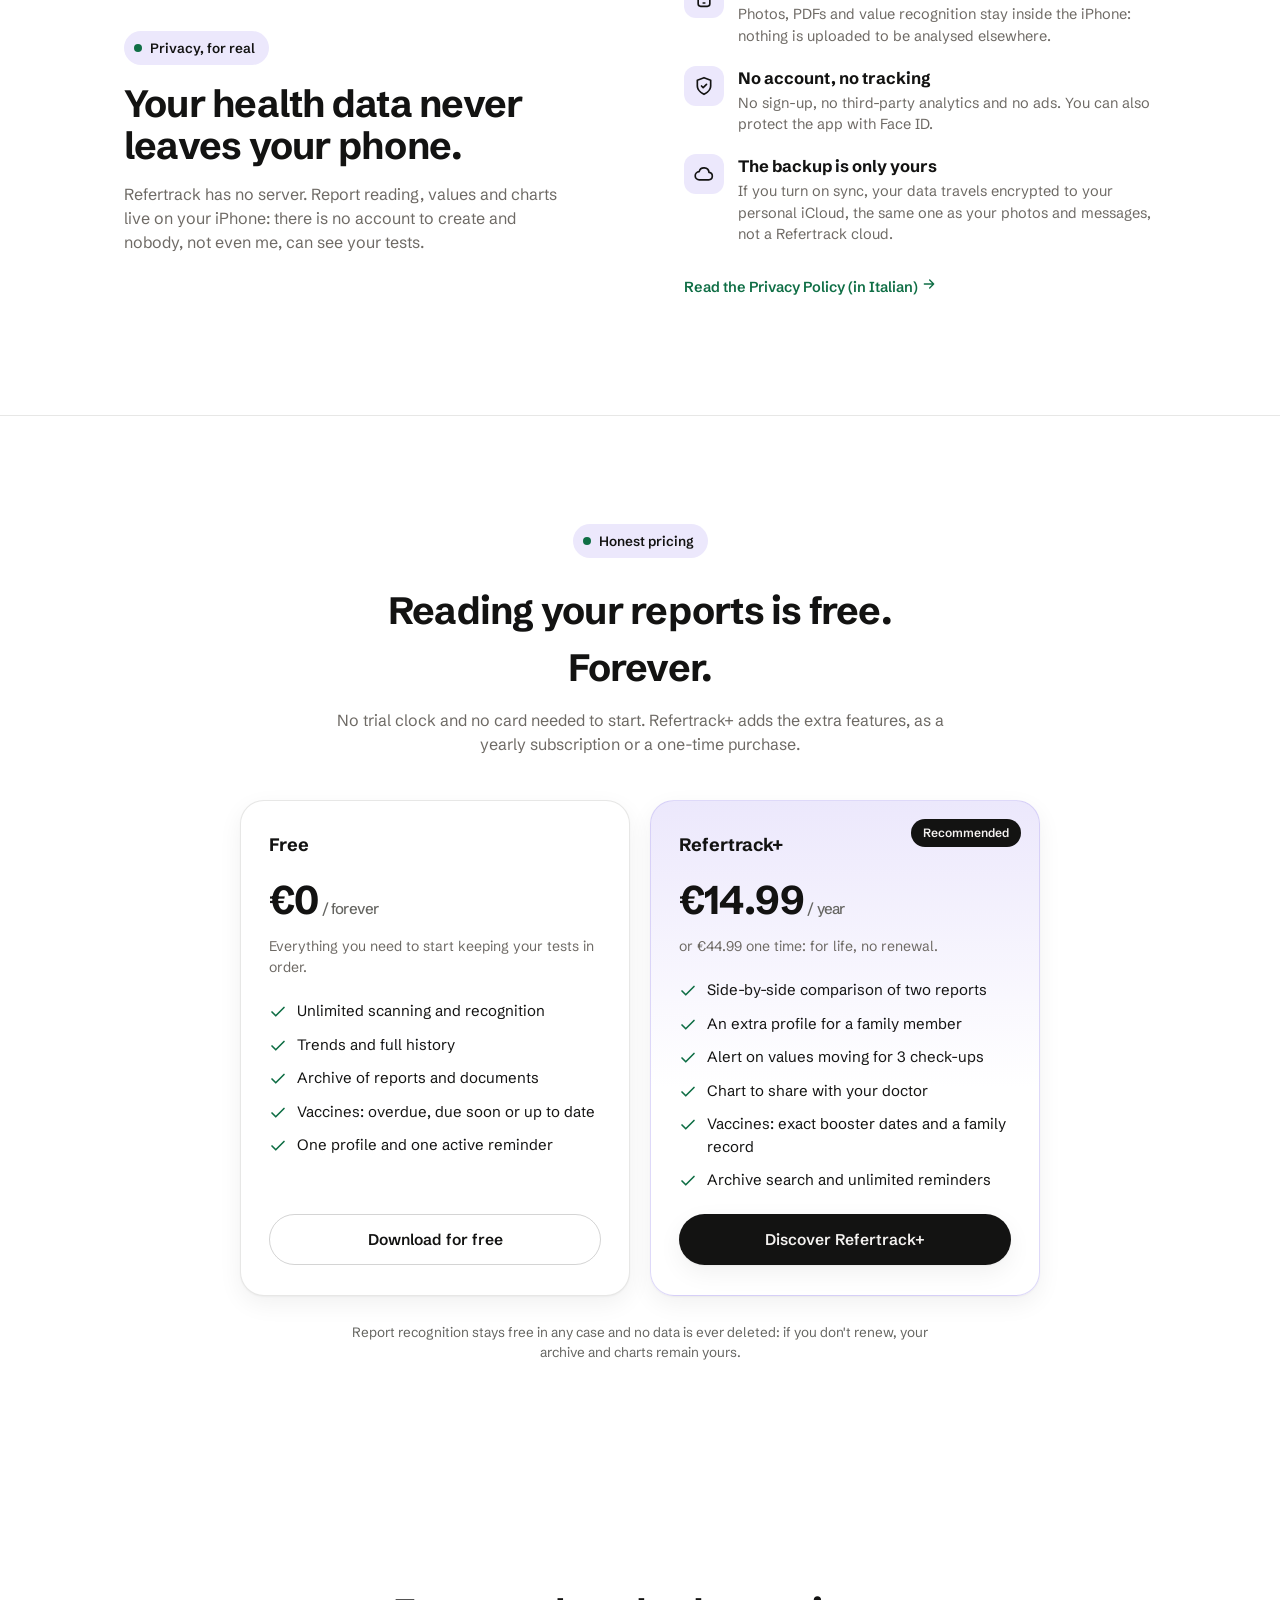
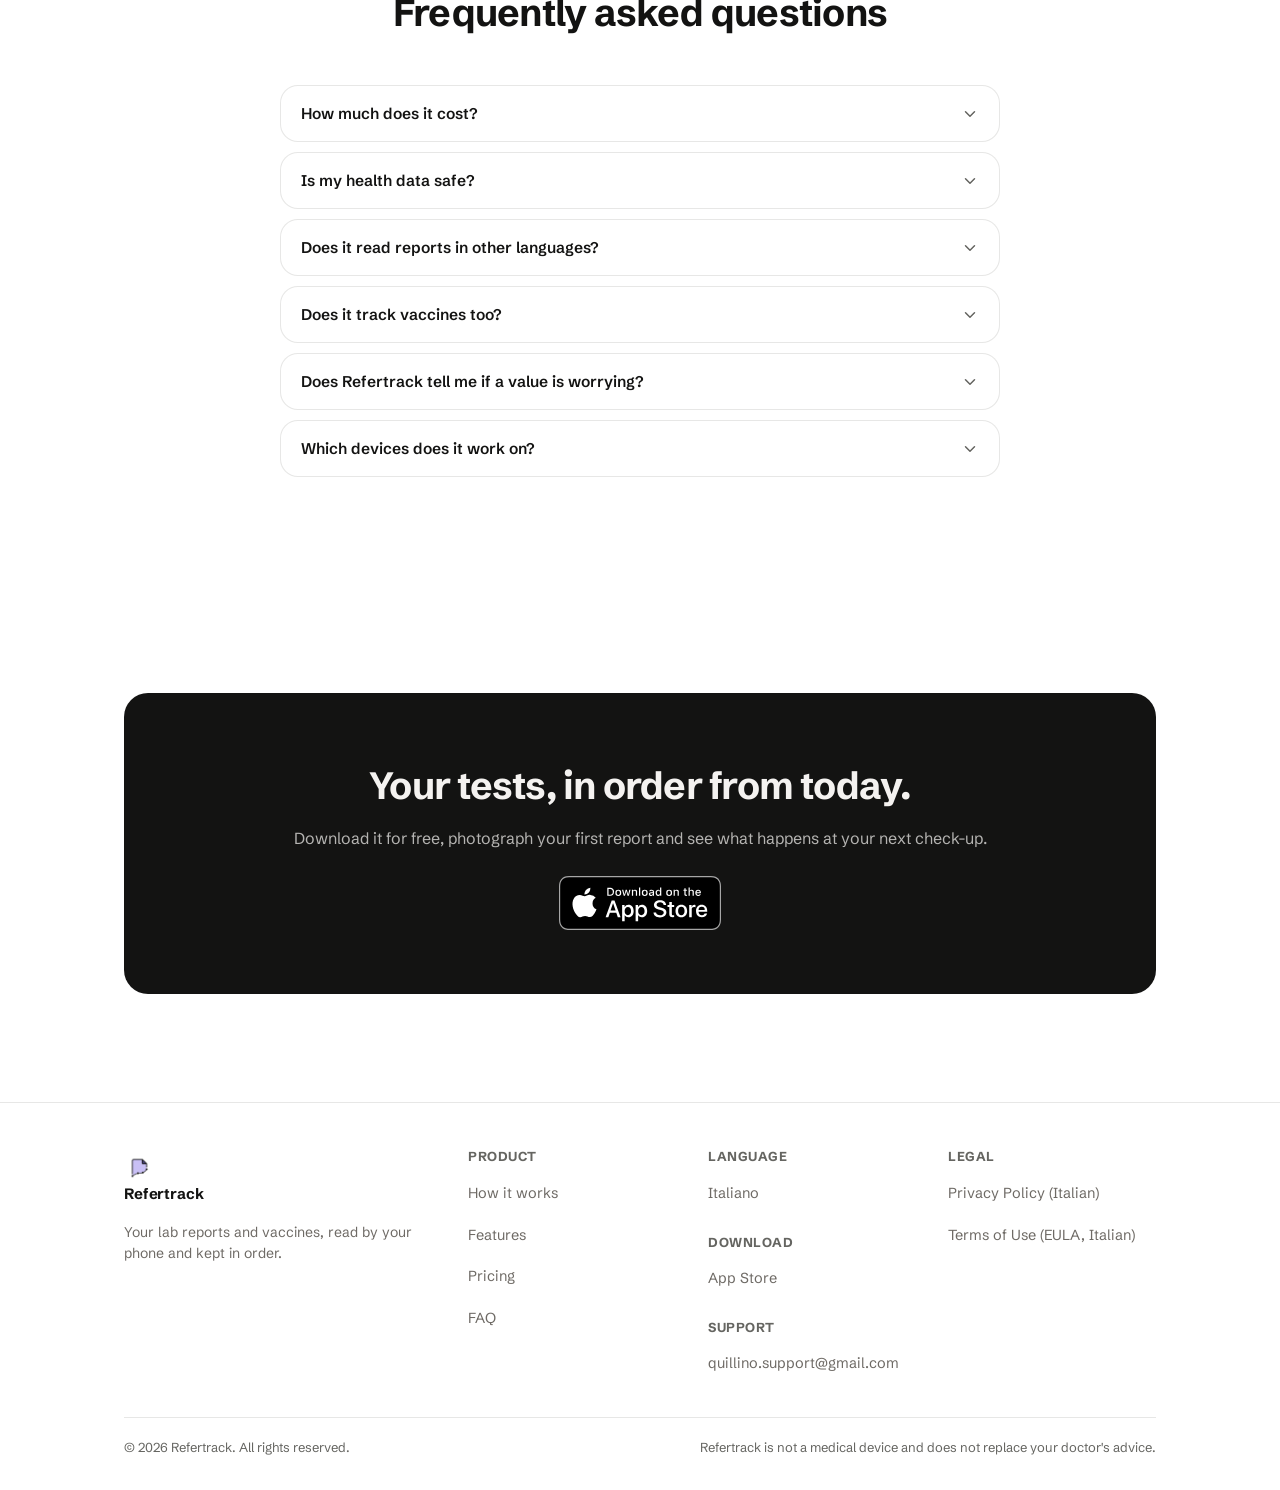
<file: en/index.html>
<!doctype html>
<html lang="en">
<head>
<meta charset="utf-8" />
<meta name="viewport" content="width=device-width, initial-scale=1" />
<title>Refertrack — Your lab results and vaccines, under control</title>
<meta name="description" content="Refertrack reads your lab reports with on-device OCR and shows how each value changes over time. It also tracks your vaccines and when boosters are due. On the App Store for iPhone: reading reports is free, forever." />

<!-- Open Graph / social — URL assoluti: gli scraper (WhatsApp, iMessage, LinkedIn) non risolvono path relativi -->
<meta property="og:type" content="website" />
<meta property="og:url" content="https://matteolubinu.github.io/refertrack/en/" />
<meta property="og:locale" content="en_US" />
<meta property="og:site_name" content="Refertrack" />
<meta property="og:title" content="Refertrack — Your lab results and vaccines, under control" />
<meta property="og:description" content="Photograph the report: the values arrive on their own and become a trend over time. And your vaccines, with booster due dates. Everything stays on your iPhone. Download it free on the App Store." />
<meta property="og:image" content="https://matteolubinu.github.io/refertrack/assets/screens/01-dashboard.webp" />
<meta name="twitter:card" content="summary_large_image" />
<meta name="theme-color" content="#FFFFFF" media="(prefers-color-scheme: light)" />
<meta name="theme-color" content="#121110" media="(prefers-color-scheme: dark)" />

<link rel="canonical" href="https://matteolubinu.github.io/refertrack/en/" />
<link rel="alternate" hreflang="it" href="https://matteolubinu.github.io/refertrack/" />
<link rel="alternate" hreflang="en" href="https://matteolubinu.github.io/refertrack/en/" />
<link rel="alternate" hreflang="x-default" href="https://matteolubinu.github.io/refertrack/" />
<link rel="icon" href="../assets/icon.png" type="image/png" />
<link rel="apple-touch-icon" href="../assets/icon.png" />
<link rel="preload" href="../fonts/schibsted-grotesk-Regular.woff" as="font" type="font/woff" crossorigin />
<link rel="stylesheet" href="../styles.css?v=20261018d" />
<script type="application/ld+json">
{
  "@context": "https://schema.org",
  "@graph": [
    {
      "@type": "SoftwareApplication",
      "name": "Refertrack",
      "operatingSystem": "iOS",
      "applicationCategory": "HealthApplication",
      "url": "https://matteolubinu.github.io/refertrack/en/",
      "downloadUrl": "https://apps.apple.com/app/id6792460771",
      "inLanguage": [
        "en",
        "it",
        "de",
        "fr",
        "es"
      ],
      "description": "Refertrack reads the values of lab reports with on-device OCR and shows how each parameter changes over time. It also tracks vaccines and booster due dates. Your data stays on the iPhone.",
      "screenshot": "https://matteolubinu.github.io/refertrack/assets/screens/01-dashboard.webp",
      "offers": [
        {
          "@type": "Offer",
          "name": "Free",
          "price": "0",
          "priceCurrency": "EUR"
        },
        {
          "@type": "Offer",
          "name": "Refertrack+ yearly",
          "price": "14.99",
          "priceCurrency": "EUR"
        },
        {
          "@type": "Offer",
          "name": "Refertrack+ lifetime",
          "price": "44.99",
          "priceCurrency": "EUR"
        }
      ]
    },
    {
      "@type": "FAQPage",
      "mainEntity": [
        {
          "@type": "Question",
          "name": "How much does it cost?",
          "acceptedAnswer": {
            "@type": "Answer",
            "text": "The app is free and report reading stays free forever, with no scan limits. Refertrack+ costs €14.99 a year or €44.99 one time (for life, no renewal) and adds comparison between reports, an extra profile, alerts on moving values, chart sharing, exact vaccine booster dates with a family record, and unlimited reminders."
          }
        },
        {
          "@type": "Question",
          "name": "Is my health data safe?",
          "acceptedAnswer": {
            "@type": "Answer",
            "text": "Yes: photos and values are processed on your iPhone, never on a Refertrack server. There is no account to create, no tracking, and the only backup is your personal iCloud, if you turn it on."
          }
        },
        {
          "@type": "Question",
          "name": "Does it read reports in other languages?",
          "acceptedAnswer": {
            "@type": "Answer",
            "text": "Yes. Refertrack speaks Italian, English, French, German and Spanish, and recognises parameter names on foreign reports in those languages, which is handy if you have tests done abroad."
          }
        },
        {
          "@type": "Question",
          "name": "Does it track vaccines too?",
          "acceptedAnswer": {
            "@type": "Answer",
            "text": "Yes. You photograph the vaccination certificate or enter the dates by hand, and Refertrack works out when each booster is due using your country's schedule (Italy, Germany, France, Spain) and reminds you. Knowing whether a vaccine is overdue or up to date is free; with Refertrack+ you see the exact dates and manage the whole family's record. Due dates are indicative and do not replace your doctor's advice."
          }
        },
        {
          "@type": "Question",
          "name": "Does Refertrack tell me if a value is worrying?",
          "acceptedAnswer": {
            "@type": "Answer",
            "text": "No, and that is not what it sets out to do. Refertrack organises your values and shows how they move against the lab's reference ranges: it does not diagnose and does not replace your doctor's advice."
          }
        },
        {
          "@type": "Question",
          "name": "Which devices does it work on?",
          "acceptedAnswer": {
            "@type": "Answer",
            "text": "On iPhone with iOS 26 or later. Data syncs between your devices through your personal iCloud, if you turn sync on."
          }
        }
      ]
    }
  ]
}
</script>
<script>
  (function () {
    try {
      var t = localStorage.getItem('refertrack-theme');
      if (t !== 'light' && t !== 'dark') {
        t = matchMedia('(prefers-color-scheme: dark)').matches ? 'dark' : 'light';
      }
      document.documentElement.setAttribute('data-theme', t);
    } catch (e) {}
  })();
</script>
</head>
<body>
<a class="skip" href="#main">Skip to content</a>

<header class="nav" id="nav">
  <div class="container nav-inner">
    <a class="brand" href="#top" aria-label="Refertrack">
      <img class="logo" src="../assets/icon.png" alt="" /> Refertrack
    </a>
    <nav class="nav-links" aria-label="Main navigation">
      <a href="#come-funziona">How it works</a>
      <a href="#funzioni">Features</a>
      <a href="#prezzi">Pricing</a>
      <a href="#faq">FAQ</a>
    </nav>
    <div class="nav-cta">
      <a class="lang-switch" href="../" hreflang="it" lang="it">Italiano</a>
      <button class="theme-toggle" id="themeToggle" type="button" aria-label="Switch between light and dark preview">
        <svg class="ico-moon" width="20" height="20" viewBox="0 0 24 24" fill="none" stroke="currentColor" stroke-width="2" stroke-linecap="round" stroke-linejoin="round"><path d="M21 12.8A9 9 0 1 1 11.2 3 7 7 0 0 0 21 12.8z"/></svg>
        <svg class="ico-sun" width="20" height="20" viewBox="0 0 24 24" fill="none" stroke="currentColor" stroke-width="2" stroke-linecap="round" stroke-linejoin="round"><circle cx="12" cy="12" r="4"/><path d="M12 2v2M12 20v2M4.9 4.9l1.4 1.4M17.7 17.7l1.4 1.4M2 12h2M20 12h2M4.9 19.1l1.4-1.4M17.7 6.3l1.4-1.4"/></svg>
      </button>
      <a class="appstore" href="https://apps.apple.com/app/id6792460771" aria-label="Download on the App Store">
        <img src="../assets/appstore-en.svg" alt="" width="162" height="54" />
      </a>
    </div>
    <button class="nav-toggle" id="navToggle" aria-label="Open menu" aria-expanded="false">
      <svg width="24" height="24" viewBox="0 0 24 24" fill="none" stroke="currentColor" stroke-width="2" stroke-linecap="round"><path d="M4 7h16M4 12h16M4 17h16"/></svg>
    </button>
  </div>
</header>

<span id="top"></span>

<main id="main">

<!-- ============================================================== HERO -->
<section class="hero section">
  <div class="container hero-grid">
    <div class="hero-copy reveal">
      <span class="eyebrow"><span class="dot"></span> Available on the App Store</span>
      <h1>Your lab results and vaccines, finally <span class="accent">under control.</span></h1>
      <p class="lead">Refertrack reads the values from your lab reports (photo or PDF) by itself and shows how each one changes over time. It also keeps track of your vaccines and when boosters are due, so there are no more loose papers or makeshift spreadsheets.</p>
      <div class="hero-actions">
        <a class="appstore" href="https://apps.apple.com/app/id6792460771" aria-label="Download on the App Store">
          <img src="../assets/appstore-en.svg" alt="" width="162" height="54" />
        </a>
        <a class="btn btn-ghost" href="#come-funziona">How it works</a>
      </div>
      <p class="hero-reassure">
        <svg width="16" height="16" viewBox="0 0 24 24" fill="none" stroke="currentColor" stroke-width="2.2" stroke-linecap="round" stroke-linejoin="round"><path d="M20 6 9 17l-5-5"/></svg>
        Reading your reports is free, forever · everything stays on your iPhone
      </p>
    </div>
    <div class="hero-media reveal">
      <div class="device">
        <img src="../assets/screens/01-dashboard.webp" alt="Refertrack's home screen, with the out-of-range value and the latest reports" width="1000" height="2089" />
      </div>
    </div>
  </div>
</section>

<!-- ============================================================= TRUST -->
<section class="trust section-tight">
  <div class="container trust-tags reveal">
    <span class="tag"><svg width="16" height="16" viewBox="0 0 24 24" fill="none" stroke="currentColor" stroke-width="2" stroke-linecap="round" stroke-linejoin="round"><path d="M12 22s8-4 8-10V5l-8-3-8 3v7c0 6 8 10 8 10z"/></svg> Everything stays on your phone</span>
    <span class="tag"><svg width="16" height="16" viewBox="0 0 24 24" fill="none" stroke="currentColor" stroke-width="2" stroke-linecap="round" stroke-linejoin="round"><circle cx="12" cy="12" r="10"/><path d="m9 12 2 2 4-4"/></svg> No tracking</span>
    <span class="tag"><svg width="16" height="16" viewBox="0 0 24 24" fill="none" stroke="currentColor" stroke-width="2" stroke-linecap="round" stroke-linejoin="round"><path d="M9 12h6M9 16h6M9 8h6"/><rect x="4" y="3" width="16" height="18" rx="2"/></svg> Free report reading, forever</span>
    <span class="tag"><svg width="16" height="16" viewBox="0 0 24 24" fill="none" stroke="currentColor" stroke-width="2" stroke-linecap="round" stroke-linejoin="round"><path d="M12 21s-6-4.35-6-10a6 6 0 0 1 12 0c0 5.65-6 10-6 10z"/><circle cx="12" cy="11" r="2"/></svg> Designed in Italy</span>
  </div>
</section>

<!-- ===================================================== COME FUNZIONA -->
<section class="section" id="come-funziona">
  <div class="container">
    <div class="section-head reveal">
      <span class="eyebrow"><span class="dot"></span> In three steps</span>
      <h2>From the lab sheet to a chart, in a minute</h2>
      <p>You never retype anything: you take a photo, the app reads it, and from then on every check-up is added to the history of your values.</p>
    </div>
    <div class="steps reveal">
      <div class="step">
        <span class="num">1</span>
        <h3>Photograph or import</h3>
        <p>Take a photo of the report, import the lab's PDF, or pick an image you already have in your photo library.</p>
      </div>
      <div class="step">
        <span class="num">2</span>
        <h3>Confirm the values</h3>
        <p>On-device OCR reads each value and shows it next to the part of the report it came from. You confirm it before it is saved.</p>
      </div>
      <div class="step">
        <span class="num">3</span>
        <h3>Watch the trend</h3>
        <p>Each parameter goes into its own chart and joins your earlier check-ups, with the reference range always in view.</p>
      </div>
    </div>
    <div class="steps-cta reveal">
      <a class="appstore" href="https://apps.apple.com/app/id6792460771" aria-label="Download on the App Store">
        <img src="../assets/appstore-en.svg" alt="" width="162" height="54" />
      </a>
      <p class="steps-note">Free on the App Store · requires an iPhone with iOS 26 or later. The app speaks Italian, English, French, German and Spanish; the screenshots on this page show the Italian version.</p>
    </div>
  </div>
</section>

<!-- ========================================================== FUNZIONI -->
<section class="section" id="funzioni">
  <div class="container">

    <div class="feat-row reveal">
      <div class="feat-copy">
        <span class="eyebrow"><span class="dot"></span> Zero typing</span>
        <h3>Photograph the report, the values arrive on their own</h3>
        <p>Camera, a lab PDF or a photo already in your library: on-device OCR reads each value and shows it for you to confirm before saving. Never an invented number.</p>
        <ul>
          <li><svg width="16" height="16" viewBox="0 0 24 24" fill="none" stroke="currentColor" stroke-width="2.4" stroke-linecap="round" stroke-linejoin="round"><path d="M20 6 9 17l-5-5"/></svg> Scan, PDF or photo from your library</li>
          <li><svg width="16" height="16" viewBox="0 0 24 24" fill="none" stroke="currentColor" stroke-width="2.4" stroke-linecap="round" stroke-linejoin="round"><path d="M20 6 9 17l-5-5"/></svg> Every value to confirm or correct</li>
          <li><svg width="16" height="16" viewBox="0 0 24 24" fill="none" stroke="currentColor" stroke-width="2.4" stroke-linecap="round" stroke-linejoin="round"><path d="M20 6 9 17l-5-5"/></svg> Free, unlimited recognition</li>
        </ul>
      </div>
      <div class="device">
        <img src="../assets/screens/02-revisione.webp" alt="Reviewing a report in Refertrack: the value read by OCR next to the crop of the photo" width="1000" height="2089" loading="lazy" />
      </div>
    </div>

    <div class="feat-row rev reveal">
      <div class="feat-copy">
        <span class="eyebrow"><span class="dot"></span> Time, not a single number</span>
        <h3>Every value becomes a trend</h3>
        <p>A single number says little. Refertrack joins the same parameter across reports and shows where it comes from and where it is heading, with the reference range highlighted.</p>
        <ul>
          <li><svg width="16" height="16" viewBox="0 0 24 24" fill="none" stroke="currentColor" stroke-width="2.4" stroke-linecap="round" stroke-linejoin="round"><path d="M20 6 9 17l-5-5"/></svg> One continuous chart across all check-ups</li>
          <li><svg width="16" height="16" viewBox="0 0 24 24" fill="none" stroke="currentColor" stroke-width="2.4" stroke-linecap="round" stroke-linejoin="round"><path d="M20 6 9 17l-5-5"/></svg> Normal range always visible</li>
          <li><svg width="16" height="16" viewBox="0 0 24 24" fill="none" stroke="currentColor" stroke-width="2.4" stroke-linecap="round" stroke-linejoin="round"><path d="M20 6 9 17l-5-5"/></svg> Full history, every year, even on the free plan</li>
        </ul>
      </div>
      <div class="device">
        <img src="../assets/screens/03-parametro.webp" alt="The Vitamin D detail in Refertrack, with the trend chart and the normal range" width="1000" height="2089" loading="lazy" />
      </div>
    </div>

    <div class="feat-row reveal">
      <div class="feat-copy">
        <span class="eyebrow"><span class="dot"></span> At a glance</span>
        <h3>A whole report, summarised in one line</h3>
        <p>As soon as it is saved, each check-up tells you how many values are out of range and what changed since last time, with parameters already grouped by category.</p>
        <ul>
          <li><svg width="16" height="16" viewBox="0 0 24 24" fill="none" stroke="currentColor" stroke-width="2.4" stroke-linecap="round" stroke-linejoin="round"><path d="M20 6 9 17l-5-5"/></svg> How many values are out of range</li>
          <li><svg width="16" height="16" viewBox="0 0 24 24" fill="none" stroke="currentColor" stroke-width="2.4" stroke-linecap="round" stroke-linejoin="round"><path d="M20 6 9 17l-5-5"/></svg> Up or down compared with the previous check-up</li>
          <li><svg width="16" height="16" viewBox="0 0 24 24" fill="none" stroke="currentColor" stroke-width="2.4" stroke-linecap="round" stroke-linejoin="round"><path d="M20 6 9 17l-5-5"/></svg> Blood count, lipids, thyroid and the other categories, kept apart</li>
        </ul>
      </div>
      <div class="device">
        <img src="../assets/screens/05-dettaglio.webp" alt="A check-up detail in Refertrack, with values grouped by category" width="1000" height="2089" loading="lazy" />
      </div>
    </div>

    <div class="feat-row rev reveal">
      <div class="feat-copy">
        <span class="eyebrow"><span class="dot"></span> Archive</span>
        <h3>Reports and documents, in one place</h3>
        <p>Tests with their values on one side, documents on the other: prescriptions, ultrasounds, discharge letters. The original file is always there, ready to reopen or share.</p>
        <ul>
          <li><svg width="16" height="16" viewBox="0 0 24 24" fill="none" stroke="currentColor" stroke-width="2.4" stroke-linecap="round" stroke-linejoin="round"><path d="M20 6 9 17l-5-5"/></svg> Tests and documents, separate but together</li>
          <li><svg width="16" height="16" viewBox="0 0 24 24" fill="none" stroke="currentColor" stroke-width="2.4" stroke-linecap="round" stroke-linejoin="round"><path d="M20 6 9 17l-5-5"/></svg> The original document is always shareable</li>
          <li><svg width="16" height="16" viewBox="0 0 24 24" fill="none" stroke="currentColor" stroke-width="2.4" stroke-linecap="round" stroke-linejoin="round"><path d="M20 6 9 17l-5-5"/></svg> The app never deletes a report</li>
        </ul>
      </div>
      <div class="device">
        <img src="../assets/screens/04-referti.webp" alt="The list of reports in Refertrack, with the status of each check-up" width="1000" height="2089" loading="lazy" />
      </div>
    </div>

    <div class="feat-row reveal">
      <div class="feat-copy">
        <span class="eyebrow"><span class="dot"></span> Not just blood tests</span>
        <h3>Vaccines too, and when to repeat them</h3>
        <p>Photograph your vaccination certificate or enter the dates by hand: Refertrack recognises the doses and works out when each booster is due, using your country's schedule. At a glance you see what is overdue, what is due soon and what is up to date.</p>
        <ul>
          <li><svg width="16" height="16" viewBox="0 0 24 24" fill="none" stroke="currentColor" stroke-width="2.4" stroke-linecap="round" stroke-linejoin="round"><path d="M20 6 9 17l-5-5"/></svg> Photo of the record or manual entry</li>
          <li><svg width="16" height="16" viewBox="0 0 24 24" fill="none" stroke="currentColor" stroke-width="2.4" stroke-linecap="round" stroke-linejoin="round"><path d="M20 6 9 17l-5-5"/></svg> Schedules for Italy, Germany, France and Spain</li>
          <li><svg width="16" height="16" viewBox="0 0 24 24" fill="none" stroke="currentColor" stroke-width="2.4" stroke-linecap="round" stroke-linejoin="round"><path d="M20 6 9 17l-5-5"/></svg> A reminder when a booster is getting close</li>
        </ul>
      </div>
      <div class="device">
        <img src="../assets/screens/06-vaccini.webp" alt="The vaccines overview in Refertrack: overdue, due soon and up-to-date counters, with the tetanus card overdue by 7 years" width="1000" height="2089" loading="lazy" />
      </div>
    </div>

  </div>
</section>

<!-- =========================================================== FEATURES -->
<section class="section">
  <div class="container">
    <div class="section-head reveal">
      <h2>And when you need a little more</h2>
      <p>The features that matter after a few check-ups, when the archive starts to become a story.</p>
    </div>
    <div class="feat-grid reveal">
      <div class="feat-card lavender">
        <div class="ic"><svg width="18" height="18" viewBox="0 0 24 24" fill="none" stroke="currentColor" stroke-width="2" stroke-linecap="round" stroke-linejoin="round"><path d="M16 3h5v5M4 20 21 3M8 21H3v-5"/></svg></div>
        <h3>Compare two reports <span class="pill">Refertrack+</span></h3>
        <p>Compare two check-ups, parameter by parameter, and see right away what changed between them.</p>
      </div>
      <div class="feat-card peach">
        <div class="ic"><svg width="18" height="18" viewBox="0 0 24 24" fill="none" stroke="currentColor" stroke-width="2" stroke-linecap="round" stroke-linejoin="round"><path d="M17 21v-2a4 4 0 0 0-4-4H5a4 4 0 0 0-4 4v2"/><circle cx="9" cy="7" r="4"/><path d="M23 21v-2a4 4 0 0 0-3-3.87M16 3.13a4 4 0 0 1 0 7.75"/></svg></div>
        <h3>An extra profile <span class="pill">Refertrack+</span></h3>
        <p>Keep a child's or a relative's reports and vaccines too, separate from yours, on the same phone.</p>
      </div>
      <div class="feat-card rose">
        <div class="ic"><svg width="18" height="18" viewBox="0 0 24 24" fill="none" stroke="currentColor" stroke-width="2" stroke-linecap="round" stroke-linejoin="round"><path d="M18 8a6 6 0 1 0-12 0c0 7-3 8-3 8h18s-3-1-3-8"/><path d="M13.7 21a2 2 0 0 1-3.4 0"/></svg></div>
        <h3>Check-up reminders</h3>
        <p>Remember to repeat a test when it is due. One is always included; with Refertrack+ you can set as many as you like and get an alert when a value moves in the same direction for three check-ups in a row.</p>
      </div>
      <div class="feat-card plain">
        <div class="ic"><svg width="18" height="18" viewBox="0 0 24 24" fill="none" stroke="currentColor" stroke-width="2" stroke-linecap="round" stroke-linejoin="round"><path d="M4 12v7a2 2 0 0 0 2 2h12a2 2 0 0 0 2-2v-7"/><path d="M16 6l-4-4-4 4"/><path d="M12 2v14"/></svg></div>
        <h3>The chart to show your doctor <span class="pill">Refertrack+</span></h3>
        <p>Export a parameter's trend as an image and send it to your doctor, without making them leaf through ten reports.</p>
      </div>
    </div>
  </div>
</section>

<!-- =========================================================== PRIVACY -->
<section class="privacy section" id="privacy">
  <div class="container privacy-grid">
    <div class="reveal">
      <span class="eyebrow"><span class="dot"></span> Privacy, for real</span>
      <h2 class="privacy-title">Your health data never leaves your phone.</h2>
      <p class="privacy-lead">Refertrack has no server. Report reading, values and charts live on your iPhone: there is no account to create and nobody, not even me, can see your tests.</p>
    </div>
    <div class="privacy-list reveal">
      <div class="row">
        <span class="ico"><svg width="20" height="20" viewBox="0 0 24 24" fill="none" stroke="currentColor" stroke-width="2" stroke-linecap="round" stroke-linejoin="round"><rect x="5" y="2" width="14" height="20" rx="3"/><path d="M11 18h2"/></svg></span>
        <div>
          <h4>Processing on the device</h4>
          <p>Photos, PDFs and value recognition stay inside the iPhone: nothing is uploaded to be analysed elsewhere.</p>
        </div>
      </div>
      <div class="row">
        <span class="ico"><svg width="20" height="20" viewBox="0 0 24 24" fill="none" stroke="currentColor" stroke-width="2" stroke-linecap="round" stroke-linejoin="round"><path d="M12 22s8-4 8-10V5l-8-3-8 3v7c0 6 8 10 8 10z"/><path d="m9 12 2 2 4-4"/></svg></span>
        <div>
          <h4>No account, no tracking</h4>
          <p>No sign-up, no third-party analytics and no ads. You can also protect the app with Face ID.</p>
        </div>
      </div>
      <div class="row">
        <span class="ico"><svg width="20" height="20" viewBox="0 0 24 24" fill="none" stroke="currentColor" stroke-width="2" stroke-linecap="round" stroke-linejoin="round"><path d="M17.5 19a4.5 4.5 0 0 0 .5-8.97A6 6 0 0 0 6.2 9.2 4.4 4.4 0 0 0 6.5 19z"/></svg></span>
        <div>
          <h4>The backup is only yours</h4>
          <p>If you turn on sync, your data travels encrypted to your personal iCloud, the same one as your photos and messages, not a Refertrack cloud.</p>
        </div>
      </div>
      <a class="privacy-link" href="https://matteolubi.notion.site/Privacy-Policy-Refertrack-3a6ed23c41248163b045ed3b144ec696" target="_blank" rel="noopener">
        Read the Privacy Policy (in Italian)
        <svg width="16" height="16" viewBox="0 0 24 24" fill="none" stroke="currentColor" stroke-width="2" stroke-linecap="round" stroke-linejoin="round"><path d="M5 12h14M13 6l6 6-6 6"/></svg>
      </a>
    </div>
  </div>
</section>

<!-- ============================================================ PREZZI -->
<section class="section" id="prezzi">
  <div class="container">
    <div class="section-head reveal">
      <span class="eyebrow"><span class="dot"></span> Honest pricing</span>
      <h2>Reading your reports is free. Forever.</h2>
      <p>No trial clock and no card needed to start. Refertrack+ adds the extra features, as a yearly subscription or a one-time purchase.</p>
    </div>
    <div class="price-grid">
      <div class="price reveal">
        <div class="tier">Free</div>
        <div class="amount">€0<small> / forever</small></div>
        <div class="sub">Everything you need to start keeping your tests in order.</div>
        <ul>
          <li><svg width="18" height="18" viewBox="0 0 24 24" fill="none" stroke="currentColor" stroke-width="2.2" stroke-linecap="round" stroke-linejoin="round"><path d="M20 6 9 17l-5-5"/></svg> Unlimited scanning and recognition</li>
          <li><svg width="18" height="18" viewBox="0 0 24 24" fill="none" stroke="currentColor" stroke-width="2.2" stroke-linecap="round" stroke-linejoin="round"><path d="M20 6 9 17l-5-5"/></svg> Trends and full history</li>
          <li><svg width="18" height="18" viewBox="0 0 24 24" fill="none" stroke="currentColor" stroke-width="2.2" stroke-linecap="round" stroke-linejoin="round"><path d="M20 6 9 17l-5-5"/></svg> Archive of reports and documents</li>
          <li><svg width="18" height="18" viewBox="0 0 24 24" fill="none" stroke="currentColor" stroke-width="2.2" stroke-linecap="round" stroke-linejoin="round"><path d="M20 6 9 17l-5-5"/></svg> Vaccines: overdue, due soon or up to date</li>
          <li><svg width="18" height="18" viewBox="0 0 24 24" fill="none" stroke="currentColor" stroke-width="2.2" stroke-linecap="round" stroke-linejoin="round"><path d="M20 6 9 17l-5-5"/></svg> One profile and one active reminder</li>
        </ul>
        <a class="btn btn-ghost" href="https://apps.apple.com/app/id6792460771">Download for free</a>
      </div>
      <div class="price premium reveal">
        <span class="price-tag">Recommended</span>
        <div class="tier">Refertrack+</div>
        <div class="amount">€14.99<small> / year</small></div>
        <div class="sub">or €44.99 one time: for life, no renewal.</div>
        <ul>
          <li><svg width="18" height="18" viewBox="0 0 24 24" fill="none" stroke="currentColor" stroke-width="2.2" stroke-linecap="round" stroke-linejoin="round"><path d="M20 6 9 17l-5-5"/></svg> Side-by-side comparison of two reports</li>
          <li><svg width="18" height="18" viewBox="0 0 24 24" fill="none" stroke="currentColor" stroke-width="2.2" stroke-linecap="round" stroke-linejoin="round"><path d="M20 6 9 17l-5-5"/></svg> An extra profile for a family member</li>
          <li><svg width="18" height="18" viewBox="0 0 24 24" fill="none" stroke="currentColor" stroke-width="2.2" stroke-linecap="round" stroke-linejoin="round"><path d="M20 6 9 17l-5-5"/></svg> Alert on values moving for 3 check-ups</li>
          <li><svg width="18" height="18" viewBox="0 0 24 24" fill="none" stroke="currentColor" stroke-width="2.2" stroke-linecap="round" stroke-linejoin="round"><path d="M20 6 9 17l-5-5"/></svg> Chart to share with your doctor</li>
          <li><svg width="18" height="18" viewBox="0 0 24 24" fill="none" stroke="currentColor" stroke-width="2.2" stroke-linecap="round" stroke-linejoin="round"><path d="M20 6 9 17l-5-5"/></svg> Vaccines: exact booster dates and a family record</li>
          <li><svg width="18" height="18" viewBox="0 0 24 24" fill="none" stroke="currentColor" stroke-width="2.2" stroke-linecap="round" stroke-linejoin="round"><path d="M20 6 9 17l-5-5"/></svg> Archive search and unlimited reminders</li>
        </ul>
        <a class="btn btn-primary" href="https://apps.apple.com/app/id6792460771">Discover Refertrack+</a>
      </div>
    </div>
    <p class="price-note reveal">Report recognition stays free in any case and no data is ever deleted: if you don't renew, your archive and charts remain yours.</p>
  </div>
</section>

<!-- =============================================================== FAQ -->
<section class="section" id="faq">
  <div class="container">
    <div class="section-head reveal">
      <h2>Frequently asked questions</h2>
    </div>
    <div class="faq reveal">
      <div class="faq-item">
        <button class="faq-q" aria-expanded="false">How much does it cost?<svg class="chev" width="18" height="18" viewBox="0 0 24 24" fill="none" stroke="currentColor" stroke-width="2" stroke-linecap="round" stroke-linejoin="round"><path d="m6 9 6 6 6-6"/></svg></button>
        <div class="faq-a"><p>The app is free and report reading stays free forever, with no scan limits. Refertrack+ costs €14.99 a year or €44.99 one time (for life, no renewal) and adds comparison between reports, an extra profile, alerts on moving values, chart sharing, exact vaccine booster dates with a family record, and unlimited reminders.</p></div>
      </div>
      <div class="faq-item">
        <button class="faq-q" aria-expanded="false">Is my health data safe?<svg class="chev" width="18" height="18" viewBox="0 0 24 24" fill="none" stroke="currentColor" stroke-width="2" stroke-linecap="round" stroke-linejoin="round"><path d="m6 9 6 6 6-6"/></svg></button>
        <div class="faq-a"><p>Yes: photos and values are processed on your iPhone, never on a Refertrack server. There is no account to create, no tracking, and the only backup is your personal iCloud, if you turn it on.</p></div>
      </div>
      <div class="faq-item">
        <button class="faq-q" aria-expanded="false">Does it read reports in other languages?<svg class="chev" width="18" height="18" viewBox="0 0 24 24" fill="none" stroke="currentColor" stroke-width="2" stroke-linecap="round" stroke-linejoin="round"><path d="m6 9 6 6 6-6"/></svg></button>
        <div class="faq-a"><p>Yes. Refertrack speaks Italian, English, French, German and Spanish, and recognises parameter names on foreign reports in those languages, which is handy if you have tests done abroad.</p></div>
      </div>
      <div class="faq-item">
        <button class="faq-q" aria-expanded="false">Does it track vaccines too?<svg class="chev" width="18" height="18" viewBox="0 0 24 24" fill="none" stroke="currentColor" stroke-width="2" stroke-linecap="round" stroke-linejoin="round"><path d="m6 9 6 6 6-6"/></svg></button>
        <div class="faq-a"><p>Yes. You photograph the vaccination certificate or enter the dates by hand, and Refertrack works out when each booster is due using your country's schedule (Italy, Germany, France, Spain) and reminds you. Knowing whether a vaccine is overdue or up to date is free; with Refertrack+ you see the exact dates and manage the whole family's record. Due dates are indicative and do not replace your doctor's advice.</p></div>
      </div>
      <div class="faq-item">
        <button class="faq-q" aria-expanded="false">Does Refertrack tell me if a value is worrying?<svg class="chev" width="18" height="18" viewBox="0 0 24 24" fill="none" stroke="currentColor" stroke-width="2" stroke-linecap="round" stroke-linejoin="round"><path d="m6 9 6 6 6-6"/></svg></button>
        <div class="faq-a"><p>No, and that is not what it sets out to do. Refertrack organises your values and shows how they move against the lab's reference ranges: it does not diagnose and does not replace your doctor's advice.</p></div>
      </div>
      <div class="faq-item">
        <button class="faq-q" aria-expanded="false">Which devices does it work on?<svg class="chev" width="18" height="18" viewBox="0 0 24 24" fill="none" stroke="currentColor" stroke-width="2" stroke-linecap="round" stroke-linejoin="round"><path d="m6 9 6 6 6-6"/></svg></button>
        <div class="faq-a"><p>On iPhone with iOS 26 or later. Data syncs between your devices through your personal iCloud, if you turn sync on.</p></div>
      </div>
    </div>
  </div>
</section>

<!-- =============================================================== CTA -->
<section class="section">
  <div class="container">
    <div class="cta-card reveal">
      <h2>Your tests, in order from today.</h2>
      <p>Download it for free, photograph your first report and see what happens at your next check-up.</p>
      <div class="hero-actions">
        <a class="appstore" href="https://apps.apple.com/app/id6792460771" aria-label="Download on the App Store">
          <img src="../assets/appstore-en.svg" alt="" width="162" height="54" />
        </a>
      </div>
    </div>
  </div>
</section>
</main>

<footer class="footer">
  <div class="container">
    <div class="footer-grid">
      <div>
        <a class="brand" href="#top"><img class="logo" src="../assets/icon.png" alt="" /> Refertrack</a>
        <p class="desc">Your lab reports and vaccines, read by your phone and kept in order.</p>
      </div>
      <div>
        <h5>Product</h5>
        <ul>
          <li><a href="#come-funziona">How it works</a></li>
          <li><a href="#funzioni">Features</a></li>
          <li><a href="#prezzi">Pricing</a></li>
          <li><a href="#faq">FAQ</a></li>
        </ul>
      </div>
      <div>
        <h5>Language</h5>
        <ul>
          <li><a href="../" hreflang="it" lang="it">Italiano</a></li>
        </ul>
        <h5 class="footer-gap">Download</h5>
        <ul>
          <li><a href="https://apps.apple.com/app/id6792460771">App Store</a></li>
        </ul>
        <h5 class="footer-gap">Support</h5>
        <ul>
          <li><a href="mailto:quillino.support@gmail.com">quillino.support@gmail.com</a></li>
        </ul>
      </div>
      <div>
        <h5>Legal</h5>
        <ul>
          <li><a href="https://matteolubi.notion.site/Privacy-Policy-Refertrack-3a6ed23c41248163b045ed3b144ec696" target="_blank" rel="noopener">Privacy Policy (Italian)</a></li>
          <li><a href="https://matteolubi.notion.site/Termini-di-Utilizzo-Refertrack-3a7ed23c412481b89db9dfd232201331" target="_blank" rel="noopener">Terms of Use (EULA, Italian)</a></li>
        </ul>
      </div>
    </div>
    <div class="footer-bottom">
      <span>© <span id="year">2026</span> Refertrack. All rights reserved.</span>
      <span>Refertrack is not a medical device and does not replace your doctor's advice.</span>
    </div>
  </div>
</footer>

<button class="theme-toggle theme-fab" id="themeFab" type="button" aria-label="Switch between light and dark preview">
  <svg class="ico-moon" width="20" height="20" viewBox="0 0 24 24" fill="none" stroke="currentColor" stroke-width="2" stroke-linecap="round" stroke-linejoin="round"><path d="M21 12.8A9 9 0 1 1 11.2 3 7 7 0 0 0 21 12.8z"/></svg>
  <svg class="ico-sun" width="20" height="20" viewBox="0 0 24 24" fill="none" stroke="currentColor" stroke-width="2" stroke-linecap="round" stroke-linejoin="round"><circle cx="12" cy="12" r="4"/><path d="M12 2v2M12 20v2M4.9 4.9l1.4 1.4M17.7 17.7l1.4 1.4M2 12h2M20 12h2M4.9 19.1l1.4-1.4M17.7 6.3l1.4-1.4"/></svg>
</button>

<script src="../script.js"></script>
</body>
</html>
</file>
<file: styles.css>
/* Schibsted Grotesk ospitato qui (OFL, fonts/OFL-Schibsted-Grotesk.txt): nessuna richiesta a Google Fonts. */
@font-face { font-family: "Schibsted Grotesk"; font-style: normal; font-weight: 400; font-display: swap; src: url("fonts/schibsted-grotesk-Regular.woff") format("woff"); }
@font-face { font-family: "Schibsted Grotesk"; font-style: normal; font-weight: 500; font-display: swap; src: url("fonts/schibsted-grotesk-Medium.woff") format("woff"); }
@font-face { font-family: "Schibsted Grotesk"; font-style: normal; font-weight: 600; font-display: swap; src: url("fonts/schibsted-grotesk-SemiBold.woff") format("woff"); }
@font-face { font-family: "Schibsted Grotesk"; font-style: normal; font-weight: 700; font-display: swap; src: url("fonts/schibsted-grotesk-Bold.woff") format("woff"); }

/* =========================================================================
   Refertrack — sito ufficiale (app pubblicata su App Store)
   Token tradotti dal design system dell'app (DSColor/DSPalette/DashboardTheme):
   nero caldo + neutri caldi + i 3 pastelli decorativi (lavanda/pesca/rosa).
   ========================================================================= */

:root {
  --bg-primary:   #FFFFFF;
  --bg-surface:   #FFFFFF;
  --bg-card:      #EEEEED;
  --bg-inverse:   #131312;

  --text-primary:   #131312;
  --text-secondary: #6E6A65;
  --text-tertiary:  #656561;
  --text-on-accent: #FFFFFF;
  --text-inverse:   #F4F2F0;

  --border-default: rgba(19,19,18,0.10);
  --border-strong:  rgba(19,19,18,0.18);

  --lavender:      #C9C0F5;
  --lavender-soft: #ECE8FC;
  --peach:         #F6D9A8;
  --peach-soft:    #FBEEDC;
  --rose:          #F3C9D8;
  --rose-soft:     #FBEAF0;

  --accent-green: #0F6E45;
  --accent-amber: #8A5E10;

  --r-s: 8px; --r-m: 12px; --r-l: 18px; --r-xl: 24px; --r-full: 9999px;

  --shadow-card:  0 1px 2px rgba(0,0,0,0.04), 0 8px 24px rgba(0,0,0,0.06);
  --shadow-float: 0 8px 40px rgba(0,0,0,0.14);

  --font-sans: "Schibsted Grotesk", -apple-system, BlinkMacSystemFont, "Segoe UI", Roboto, system-ui, sans-serif;

  --maxw: 1080px;
}

@media (prefers-color-scheme: dark) {
  :root:not([data-theme="light"]) {
    --bg-primary: #121110; --bg-surface: #1C1B1A; --bg-card: #242322; --bg-inverse: #F4F2F0;
    --text-primary: #F4F2F0; --text-secondary: #B4AFA8; --text-tertiary: #8F8A84;
    --text-on-accent: #131312; --text-inverse: #131312;
    --border-default: rgba(255,255,255,0.09); --border-strong: rgba(255,255,255,0.17);
    --lavender: #4A4380; --lavender-soft: #2A2540;
    --peach: #6B4F22; --peach-soft: #3D2F1C;
    --rose: #5C2E3E; --rose-soft: #3A2028;
    --accent-green: #5FD3A0; --accent-amber: #E6C05A;
    --shadow-card: 0 1px 2px rgba(0,0,0,0.30), 0 10px 30px rgba(0,0,0,0.35);
    --shadow-float: 0 10px 44px rgba(0,0,0,0.5);
  }
}
:root[data-theme="dark"] {
  --bg-primary: #121110; --bg-surface: #1C1B1A; --bg-card: #242322; --bg-inverse: #F4F2F0;
  --text-primary: #F4F2F0; --text-secondary: #B4AFA8; --text-tertiary: #8F8A84;
  --text-on-accent: #131312; --text-inverse: #131312;
  --border-default: rgba(255,255,255,0.09); --border-strong: rgba(255,255,255,0.17);
  --lavender: #4A4380; --lavender-soft: #2A2540;
  --peach: #6B4F22; --peach-soft: #3D2F1C;
  --rose: #5C2E3E; --rose-soft: #3A2028;
  --accent-green: #5FD3A0; --accent-amber: #E6C05A;
  --shadow-card: 0 1px 2px rgba(0,0,0,0.30), 0 10px 30px rgba(0,0,0,0.35);
  --shadow-float: 0 10px 44px rgba(0,0,0,0.5);
}

/* ------------------------------------------------------------------ Reset */
*, *::before, *::after { box-sizing: border-box; }
* { margin: 0; }
html { scroll-behavior: smooth; -webkit-text-size-adjust: 100%; }
body {
  font-family: var(--font-sans);
  background: var(--bg-primary);
  color: var(--text-primary);
  line-height: 1.5;
  -webkit-font-smoothing: antialiased;
  /* `clip`, non `hidden` (fix "telefono tagliato"): impostare solo `overflow-x` a `hidden`
     costringe lo spec a portare anche `overflow-y` da `visible` ad `auto` sull'altro asse,
     trasformando il body in un proprio contenitore di scroll con altezza vincolata — la card
     `.device` più alta della riga veniva tagliata contro quel bordo invece che scorrere con la
     pagina. `clip` non ha questo effetto collaterale sull'asse opposto. */
  overflow-x: clip;
}
img { max-width: 100%; display: block; }
a { color: inherit; text-decoration: none; }
ul, ol { padding: 0; list-style: none; }
.container { max-width: var(--maxw); margin: 0 auto; padding: 0 24px; }
.section { padding: clamp(56px, 9vw, 108px) 0; }
.section-tight { padding: clamp(28px, 5vw, 48px) 0; }

/* ----------------------------------------------------------------- Reveal */
.reveal { opacity: 0; transform: translateY(14px); transition: opacity .6s ease, transform .6s ease; }
.reveal.in { opacity: 1; transform: none; }
@media (prefers-reduced-motion: reduce) { .reveal { opacity: 1; transform: none; transition: none; } }

/* ------------------------------------------------------------------- Nav */
.nav {
  position: sticky; top: 0; z-index: 40;
  background: color-mix(in srgb, var(--bg-primary) 88%, transparent);
  backdrop-filter: blur(10px);
  border-bottom: 1px solid var(--border-default);
}
.nav-inner { display: flex; align-items: center; justify-content: space-between; height: 68px; }
.brand { display: inline-flex; align-items: center; gap: 10px; font-weight: 700; font-size: 17px; letter-spacing: -0.01em; }
.brand .logo { width: 30px; height: 30px; border-radius: 8px; }
.nav-links { display: flex; gap: 28px; font-weight: 500; font-size: 15px; color: var(--text-secondary); }
.nav-links a:hover { color: var(--text-primary); }
.nav-cta { display: flex; align-items: center; gap: 14px; }
.theme-toggle {
  width: 36px; height: 36px; border-radius: var(--r-full); border: 1px solid var(--border-default);
  background: var(--bg-card); display: grid; place-items: center; cursor: pointer; color: var(--text-secondary);
}
.ico-sun, .ico-moon { display: none; }
:root:not([data-theme="dark"]) .ico-moon { display: block; }
:root[data-theme="dark"] .ico-sun { display: block; }
@media (prefers-color-scheme: dark) {
  :root:not([data-theme]) .ico-moon { display: none; }
  :root:not([data-theme]) .ico-sun { display: block; }
}
.nav-toggle { display: none; background: none; border: 0; color: var(--text-primary); cursor: pointer; }
/* FAB: solo mobile (< 860px) — sul nav-cta stretto il toggle in linea si scontrava con il
   bottone "Scarica la beta" (fix 2026-07, "la navbar è rotta"). Stesso pattern di Quillino:
   il toggle inline sparisce sotto la soglia e un secondo bottone identico (`.theme-fab`,
   marcato in HTML fuori dal nav) prende il suo posto come cerchio flottante in basso a destra. */
.theme-fab { display: none; }

/* --------------------------------------------------------------- Buttons */
.btn {
  display: inline-flex; align-items: center; justify-content: center; gap: 10px;
  padding: 13px 22px; border-radius: var(--r-full); font-weight: 600; font-size: 15.5px;
  border: 1px solid transparent; cursor: pointer; transition: transform .15s ease, box-shadow .15s ease;
}
.btn:active { transform: scale(0.97); }
.btn-primary { background: var(--bg-inverse); color: var(--text-inverse); box-shadow: var(--shadow-card); }
.btn-primary:hover { box-shadow: var(--shadow-float); }
.btn-ghost { background: transparent; color: var(--text-primary); border-color: var(--border-strong); }
.btn-ghost:hover { background: var(--bg-card); }
.btn svg { flex: none; }

/* Badge UFFICIALE Apple localizzato IT (`assets/appstore-it.svg`, scaricato da
   tools.applemediaservices.com) — non ricostruirlo mai a mano. Variante "blk": nero con
   cornice #a6a6a6, quindi resta leggibile anche sulla card CTA scura e in tema dark. */
.appstore { display: inline-flex; }
.appstore img { height: 54px; width: auto; display: block; transition: transform .15s ease; }
.appstore:hover img { transform: translateY(-1px); }
.nav .appstore img { height: 42px; }

/* ------------------------------------------------------------------- Hero */
.hero-grid { display: grid; grid-template-columns: 1.05fr 0.95fr; gap: clamp(32px, 6vw, 72px); align-items: center; padding-top: clamp(24px, 5vw, 48px); }
.eyebrow {
  display: inline-flex; align-items: center; gap: 8px; font-weight: 600; font-size: 13.5px;
  color: var(--text-primary); background: var(--lavender-soft); border-radius: var(--r-full);
  padding: 7px 14px 7px 10px; margin-bottom: 18px;
}
.eyebrow .dot { width: 8px; height: 8px; border-radius: 50%; background: var(--accent-green); flex: none; }
.hero-copy h1 { font-weight: 700; font-size: clamp(34px, 5.4vw, 54px); line-height: 1.08; letter-spacing: -0.02em; }
.hero-copy .accent { color: var(--text-primary); background: linear-gradient(transparent 62%, var(--lavender) 62%); }
.hero-copy .lead { margin-top: 18px; font-size: clamp(16.5px, 2vw, 18.5px); color: var(--text-secondary); max-width: 46ch; }
.hero-actions { display: flex; flex-wrap: wrap; gap: 12px; margin-top: 28px; }
.hero-reassure { margin-top: 16px; display: flex; align-items: center; gap: 8px; font-size: 14px; color: var(--text-tertiary); }
.hero-reassure svg { color: var(--accent-green); flex: none; }

/* La cornice (stessa DeviceKit dei post Instagram, vedi tools/frame.py) è già nell'immagine, con
   trasparenza: qui restano solo misura e ombra. */
.device {
  position: relative;
  width: 100%; max-width: 280px;
  aspect-ratio: 1000 / 2089;
  filter: drop-shadow(0 18px 30px rgba(0,0,0,.16));
  margin: 0 auto;
}
.device img { width: 100%; height: 100%; object-fit: contain; }
.hero-media { display: flex; justify-content: center; }

/* ------------------------------------------------------------------ Trust */
.trust-tags { display: flex; flex-wrap: wrap; justify-content: center; gap: 10px; }
.tag {
  display: inline-flex; align-items: center; gap: 8px;
  padding: 9px 16px; border-radius: var(--r-full);
  background: var(--bg-card); border: 1px solid var(--border-default);
  color: var(--text-secondary); font-weight: 500; font-size: 14.5px;
}
.tag svg { color: var(--accent-green); flex: none; }

/* --------------------------------------------------------------- Section head */
.section-head { text-align: center; max-width: 620px; margin: 0 auto 44px; }
.section-head .eyebrow { display: inline-flex; }
.section-head h2 { font-weight: 700; font-size: clamp(26px, 3.6vw, 38px); letter-spacing: -0.02em; margin-top: 6px; }
.section-head p { margin-top: 12px; color: var(--text-secondary); font-size: 16px; }

/* --------------------------------------------------------------- Steps */
.steps { display: grid; grid-template-columns: repeat(3, 1fr); gap: 20px; counter-reset: step; }
.step {
  background: var(--bg-card); border-radius: var(--r-l); padding: 24px;
  display: flex; flex-direction: column; gap: 10px;
}
.step .num {
  width: 30px; height: 30px; border-radius: 50%; background: var(--bg-inverse); color: var(--text-inverse);
  display: grid; place-items: center; font-weight: 700; font-size: 14px; flex: none;
}
.step h3 { font-weight: 600; font-size: 16.5px; }
.step p { color: var(--text-secondary); font-size: 14.5px; }
.steps-cta { margin-top: 34px; display: flex; flex-direction: column; align-items: center; gap: 10px; }
.steps-note { font-size: 13.5px; color: var(--text-tertiary); text-align: center; }

/* ---------------------------------------------------------------- Features */
.feat-grid { display: grid; grid-template-columns: repeat(2, 1fr); gap: 18px; }
.feat-card {
  border-radius: var(--r-l); padding: 26px; display: flex; flex-direction: column; gap: 12px;
  box-shadow: var(--shadow-card);
}
.feat-card .ic {
  width: 40px; height: 40px; border-radius: 50%; background: var(--bg-inverse); color: var(--text-inverse);
  display: grid; place-items: center; flex: none;
}
.feat-card h3 { font-weight: 600; font-size: 17.5px; }
.feat-card p { color: var(--text-secondary); font-size: 14.5px; }
.pill {
  display: inline-block; vertical-align: 2px; margin-left: 6px;
  padding: 3px 9px; border-radius: var(--r-full);
  background: var(--bg-inverse); color: var(--text-inverse);
  font-size: 11px; font-weight: 600; letter-spacing: 0.02em; text-transform: uppercase;
}
.feat-card.lavender { background: var(--lavender-soft); }
.feat-card.peach { background: var(--peach-soft); }
.feat-card.rose { background: var(--rose-soft); }
.feat-card.plain { background: var(--bg-card); }

/* ---------------------------------------------------------------- Showcase */
.feat-row { display: grid; grid-template-columns: 1fr 1fr; gap: clamp(28px, 6vw, 72px); align-items: center; }
.feat-row + .feat-row { margin-top: clamp(56px, 9vw, 104px); }
/* `order: -1` (non `2`): il device è già il secondo figlio nel DOM, quindi metterlo in
   order 2 lo lasciava a destra e la riga "alternata" non alternava niente. */
.feat-row.rev .device { order: -1; }
.feat-copy .eyebrow { margin-bottom: 14px; }
.feat-copy h3 { font-weight: 700; font-size: clamp(24px, 3.4vw, 32px); letter-spacing: -0.01em; line-height: 1.15; }
.feat-copy p { margin-top: 14px; color: var(--text-secondary); font-size: 16px; max-width: 44ch; }
.feat-copy ul { margin-top: 18px; display: flex; flex-direction: column; gap: 10px; }
.feat-copy li { display: flex; gap: 10px; align-items: flex-start; font-size: 15px; color: var(--text-secondary); }
.feat-copy li svg { color: var(--accent-green); flex: none; margin-top: 3px; }

/* ---------------------------------------------------------------- Privacy */
.privacy { background: var(--bg-surface); border-block: 1px solid var(--border-default); }
.privacy-grid { display: grid; grid-template-columns: 1.05fr 1fr; gap: clamp(28px, 6vw, 64px); align-items: center; }
.privacy-title { font-weight: 700; font-size: clamp(26px, 3.6vw, 38px); letter-spacing: -0.02em; line-height: 1.12; }
.privacy-lead { margin-top: 14px; color: var(--text-secondary); font-size: 16px; max-width: 44ch; }
.privacy-list { display: grid; gap: 18px; }
.privacy-list .row { display: flex; gap: 14px; align-items: flex-start; }
.privacy-list .row .ico {
  width: 40px; height: 40px; border-radius: var(--r-m); flex: none;
  display: grid; place-items: center; background: var(--lavender-soft); color: var(--text-primary);
}
.privacy-list .row h4 { font-size: 16.5px; font-weight: 700; }
.privacy-list .row p { color: var(--text-secondary); font-size: 14.5px; margin-top: 2px; }
.privacy-link {
  display: inline-flex; align-items: center; gap: 8px; margin-top: 4px;
  font-weight: 600; font-size: 14.5px; color: var(--accent-green);
}
.privacy-link:hover { text-decoration: underline; }

/* ----------------------------------------------------------------- Prezzi */
.price-grid { display: grid; grid-template-columns: 1fr 1fr; gap: 20px; max-width: 800px; margin: 0 auto; align-items: stretch; }
.price {
  display: flex; flex-direction: column;
  background: var(--bg-surface); border: 1px solid var(--border-default);
  border-radius: var(--r-xl); padding: 30px 28px; box-shadow: var(--shadow-card);
}
.price.premium {
  position: relative;
  border-color: color-mix(in srgb, var(--lavender) 60%, transparent);
  background: linear-gradient(180deg, var(--lavender-soft), var(--bg-surface) 58%);
}
.price .tier { font-weight: 700; font-size: 18px; }
.price .amount { font-weight: 700; font-size: 40px; letter-spacing: -0.02em; margin-top: 12px; }
.price .amount small { font-size: 15px; font-weight: 500; color: var(--text-tertiary); }
.price .sub { color: var(--text-secondary); font-size: 14px; margin-top: 6px; }
.price ul { margin: 22px 0; display: grid; gap: 11px; }
.price li { display: flex; gap: 10px; align-items: flex-start; font-size: 15px; }
.price li svg { flex: none; margin-top: 3px; color: var(--accent-green); }
.price .btn { margin-top: auto; justify-content: center; }
.price-tag {
  position: absolute; top: 18px; right: 18px;
  padding: 5px 12px; border-radius: var(--r-full);
  background: var(--bg-inverse); color: var(--text-inverse);
  font-size: 12px; font-weight: 600;
}
.price-note { margin: 26px auto 0; max-width: 620px; text-align: center; font-size: 13.5px; color: var(--text-tertiary); }

/* -------------------------------------------------------------- CTA banner */
.cta-card {
  background: var(--bg-inverse); color: var(--text-inverse);
  border-radius: var(--r-xl); padding: clamp(40px, 6vw, 64px); text-align: center;
}
.cta-card h2 { font-weight: 700; font-size: clamp(26px, 4vw, 38px); letter-spacing: -0.02em; }
.cta-card p { margin-top: 12px; color: color-mix(in srgb, var(--text-inverse) 72%, transparent); font-size: 16px; }
.cta-card .hero-actions { justify-content: center; margin-top: 26px; }
.cta-card .btn-primary { background: var(--text-inverse); color: var(--bg-inverse); }
.cta-card .btn-ghost { border-color: color-mix(in srgb, var(--text-inverse) 30%, transparent); color: var(--text-inverse); }
.cta-card .btn-ghost:hover { background: color-mix(in srgb, var(--text-inverse) 12%, transparent); }

/* ------------------------------------------------------------------- FAQ */
.faq { max-width: 720px; margin: 0 auto; display: flex; flex-direction: column; gap: 10px; }
.faq-item { border: 1px solid var(--border-default); border-radius: var(--r-l); overflow: hidden; background: var(--bg-surface); }
.faq-q {
  width: 100%; text-align: left; padding: 18px 20px; background: none; border: 0; cursor: pointer;
  display: flex; align-items: center; justify-content: space-between; gap: 12px;
  font-family: inherit; font-weight: 600; font-size: 15.5px; color: var(--text-primary);
}
.faq-q .chev { transition: transform .2s ease; color: var(--text-tertiary); flex: none; }
.faq-item[data-open="true"] .chev { transform: rotate(180deg); }
.faq-a { max-height: 0; overflow: hidden; transition: max-height .25s ease; }
/* 420px, non 240: le risposte del sito pubblicato sono più lunghe di quelle della vecchia
   pagina beta e su mobile (una riga = poche parole) venivano tagliate a metà. */
.faq-item[data-open="true"] .faq-a { max-height: 420px; }
.faq-a p { padding: 0 20px 18px; color: var(--text-secondary); font-size: 14.5px; }

/* ---------------------------------------------------------------- Footer */
.footer { border-top: 1px solid var(--border-default); padding: 44px 0 32px; }
.footer-grid { display: grid; grid-template-columns: 1.5fr repeat(3, 1fr); gap: 32px; }
.footer .brand { font-size: 15px; }
.footer .desc { margin-top: 10px; color: var(--text-secondary); font-size: 14px; max-width: 34ch; }
.footer h5 { font-size: 13px; font-weight: 700; text-transform: uppercase; letter-spacing: 0.04em; color: var(--text-tertiary); }
.footer ul { margin-top: 10px; display: grid; gap: 8px; }
.footer li a { color: var(--text-secondary); font-size: 14.5px; }
.footer li a:hover { color: var(--text-primary); }
.footer-bottom {
  margin-top: 36px; padding-top: 20px; border-top: 1px solid var(--border-default);
  display: flex; flex-wrap: wrap; gap: 10px; justify-content: space-between;
  color: var(--text-tertiary); font-size: 13px;
}

/* -------------------------------------------------------------- Responsive */
@media (max-width: 860px) {
  .hero-grid { grid-template-columns: 1fr; }
  .hero-media { order: -1; }
  .device { max-width: 240px; }
  .feat-row, .feat-row.rev { grid-template-columns: 1fr; }
  .feat-row.rev .device { order: 0; }
  .steps { grid-template-columns: 1fr; }
  .feat-grid { grid-template-columns: 1fr; }
  .privacy-grid { grid-template-columns: 1fr; }
  .price-grid { grid-template-columns: 1fr; max-width: 460px; }
  .footer-grid { grid-template-columns: 1fr 1fr; }
  .nav-links { display: none; }
  .nav-cta .theme-toggle:not(.theme-fab) { display: none; }
  /* La CTA di download nel nav (prima il bottone "Scarica la beta", oggi il badge App Store)
     non ha spazio accanto a logo + hamburger su schermi stretti e ci finiva sopra (fix
     2026-07, "tutto rotta la navbar" — più volte segnalato: il problema reale non era mai il
     theme-toggle una volta tolto, era questa CTA). La stessa identica azione vive già,
     prominente, nell'hero appena sotto — nasconderla qui non toglie niente di raggiungibile,
     solo la duplicazione che non ci stava. */
  .nav-cta .appstore { display: none; }
  .nav-toggle { display: inline-flex; }
  .theme-fab {
    display: inline-grid; position: fixed; z-index: 60;
    right: 18px; bottom: calc(18px + env(safe-area-inset-bottom));
    width: 52px; height: 52px; box-shadow: var(--shadow-float);
    /* Forza un compositing layer proprio (fix 2026-07): senza, Safari iOS a volte "perde"
       il vero `position: fixed` durante lo scroll quando la barra degli indirizzi si
       espande/comprime, e il bottone appare fluttuare a metà pagina invece che ancorato
       in basso a destra. */
    transform: translateZ(0);
    -webkit-transform: translateZ(0);
  }
  .nav.menu-open .nav-links {
    display: flex; position: absolute; top: 68px; left: 0; right: 0; flex-direction: column;
    gap: 4px; padding: 12px 20px 20px; background: var(--bg-primary); border-bottom: 1px solid var(--border-default);
  }
  .nav.menu-open .nav-links a { padding: 10px 0; font-size: 17px; }
}

@media (prefers-reduced-motion: reduce) {
  .reveal { transition: none; }
}


/* Salto al contenuto e margine del secondo blocco del piè di pagina */
.skip { position: absolute; left: 16px; top: -48px; z-index: 100; padding: 10px 16px; border-radius: 8px; background: var(--bg-inverse); color: #fff; font-size: 14px; text-decoration: none; }
.skip:focus { top: 16px; }
.footer-gap { margin-top: 22px; }
.footer a { display: inline-block; padding: 6px 0; }
.privacy-link { display: inline-block; padding: 8px 0; }

/* Cambio lingua */
.lang-switch { font-size: 14px; font-weight: 600; color: var(--text-secondary); text-decoration: none; padding: 8px 6px; }
.lang-switch:hover { color: var(--text-primary); }
</file>
